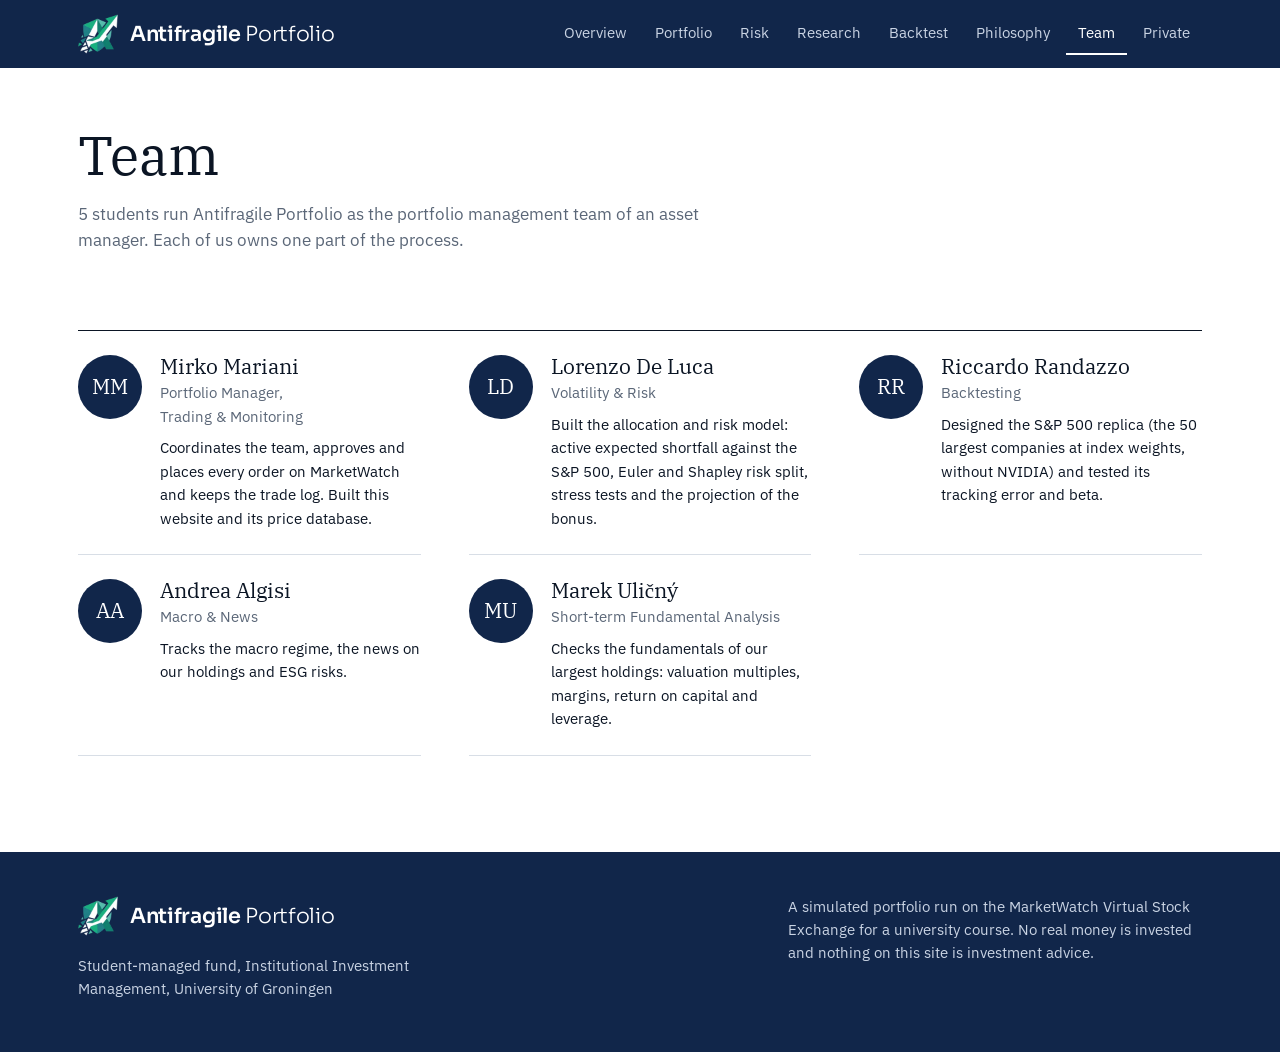
<file: team.html>
<!doctype html>
<html lang="en">
<head>
<meta charset="utf-8">
<meta name="viewport" content="width=device-width, initial-scale=1">
<link rel="stylesheet" href="assets/css/site.css?v=10">
<link rel="preload" href="config/fund.json" as="fetch" crossorigin>
<link rel="preload" href="assets/fonts/ibm-plex-sans-latin-400-normal.woff2" as="font" type="font/woff2" crossorigin>
<link rel="preload" href="assets/fonts/ibm-plex-serif-latin-400-normal.woff2" as="font" type="font/woff2" crossorigin>
<link rel="icon" type="image/png" sizes="32x32" href="assets/img/favicon-32.png">
<link rel="icon" type="image/png" sizes="192x192" href="assets/img/favicon-192.png">
<link rel="apple-touch-icon" href="assets/img/apple-touch-icon.png">
<title>Team</title>
</head>
<body>
<main>
  <div class="page-head wrap">
    <h1>Team</h1>
    <p id="team-intro"></p>
  </div>
  <section class="block wrap"><div class="team" id="team"></div></section>
</main>
<script defer src="assets/js/app.js?v=5"></script>
<script defer src="assets/js/team.js?v=5"></script>
</body>
</html>
</file>
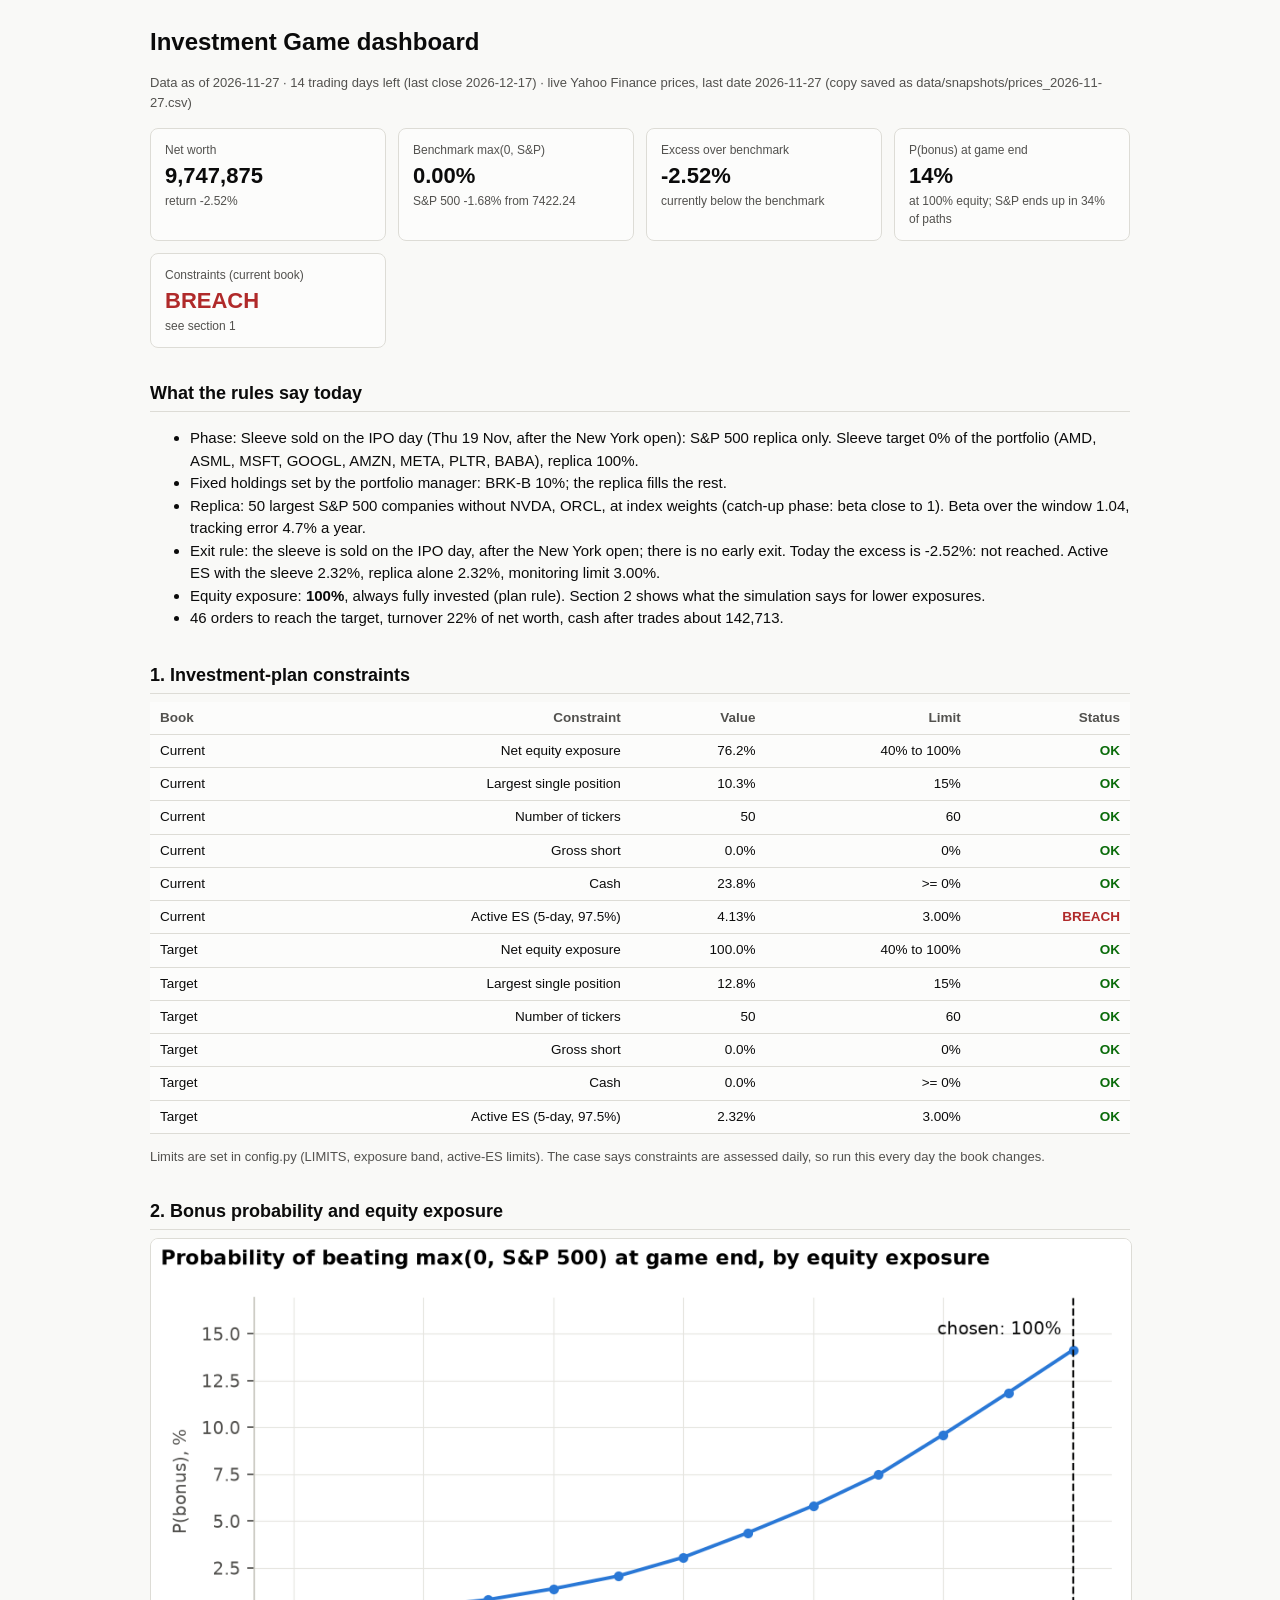
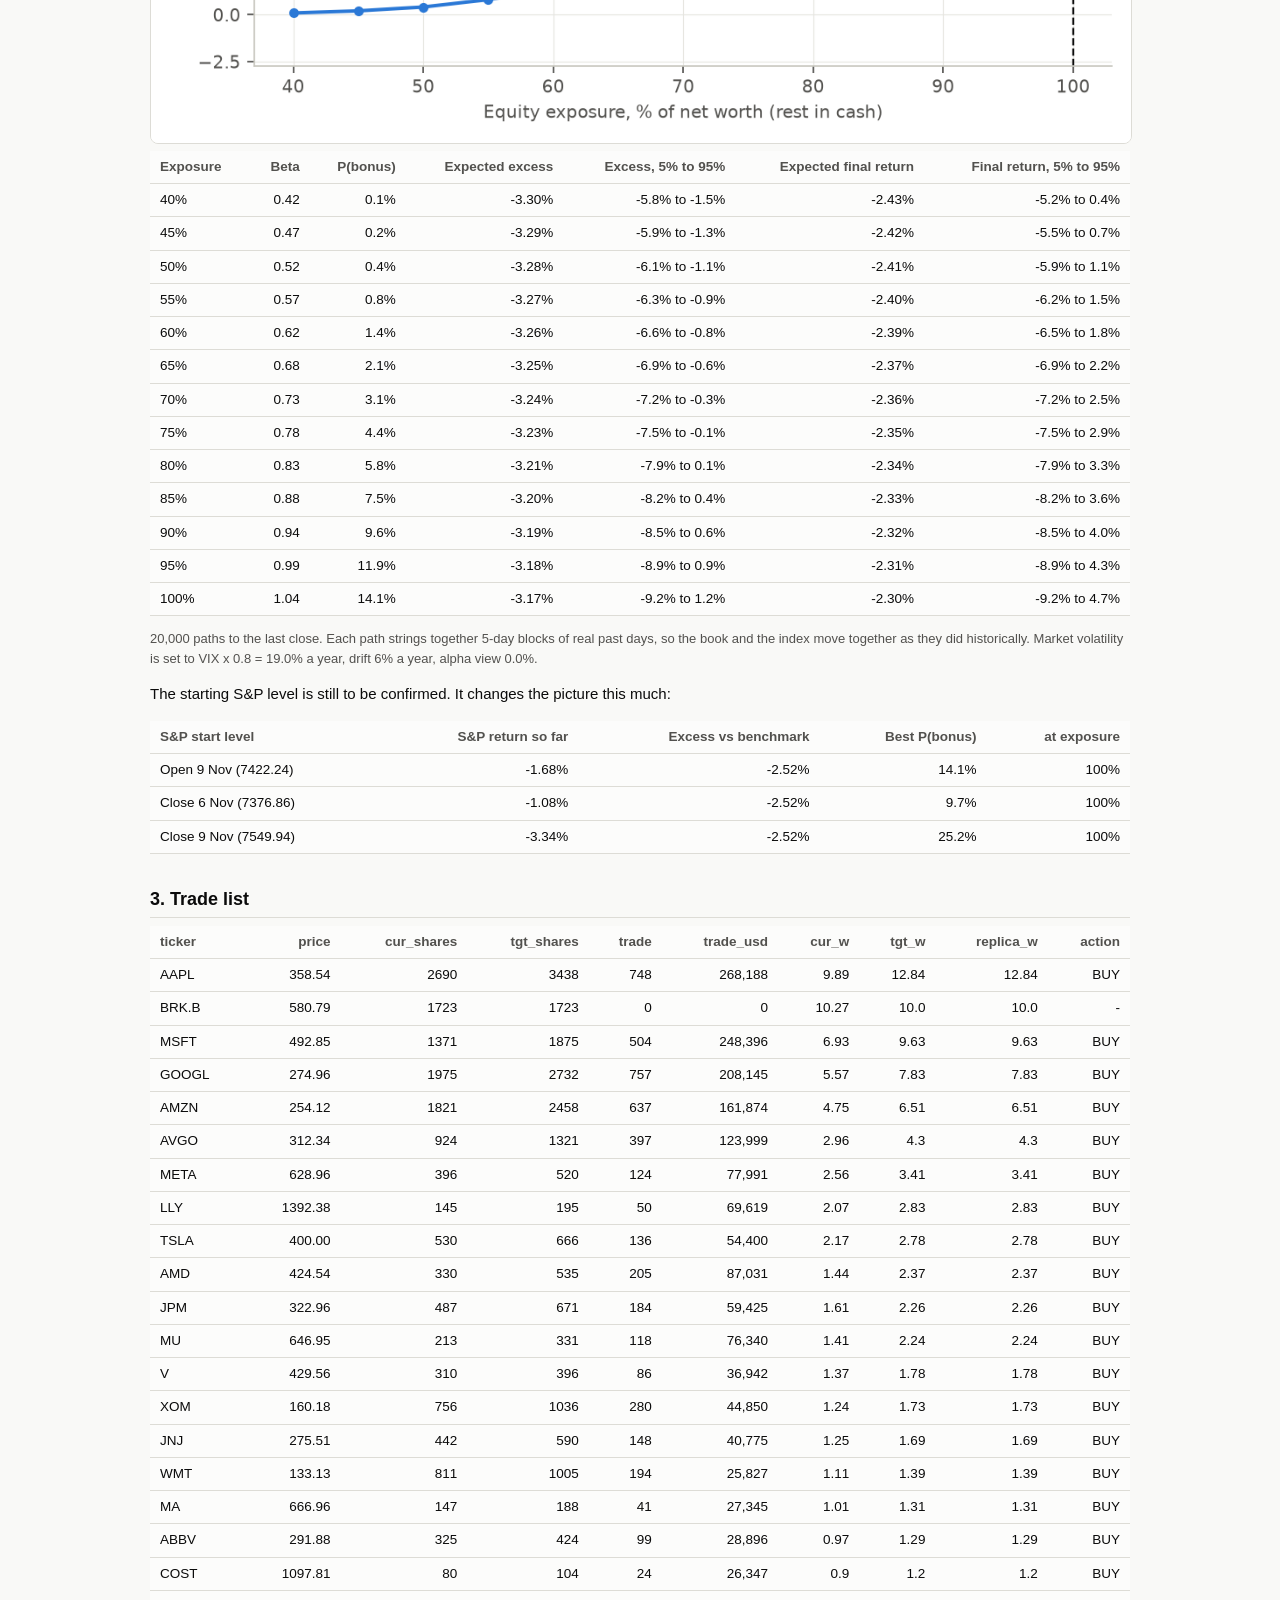
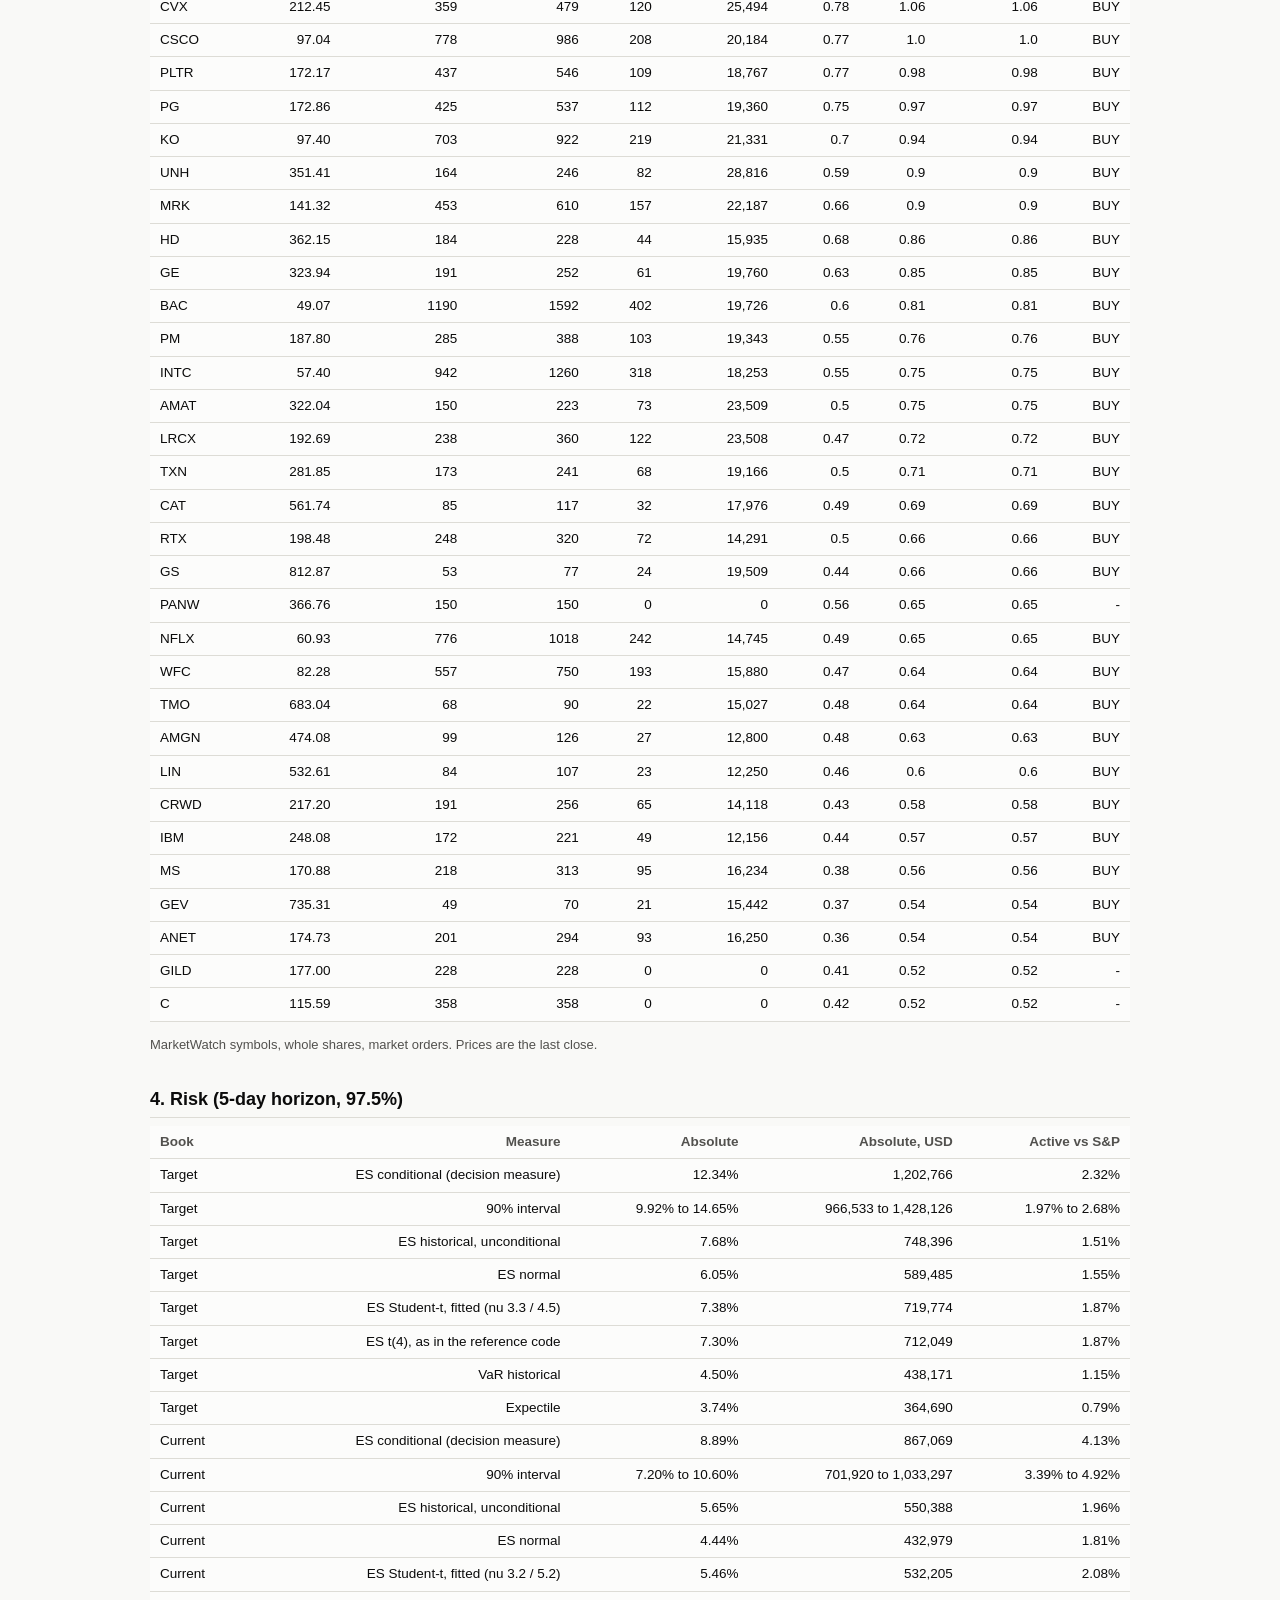
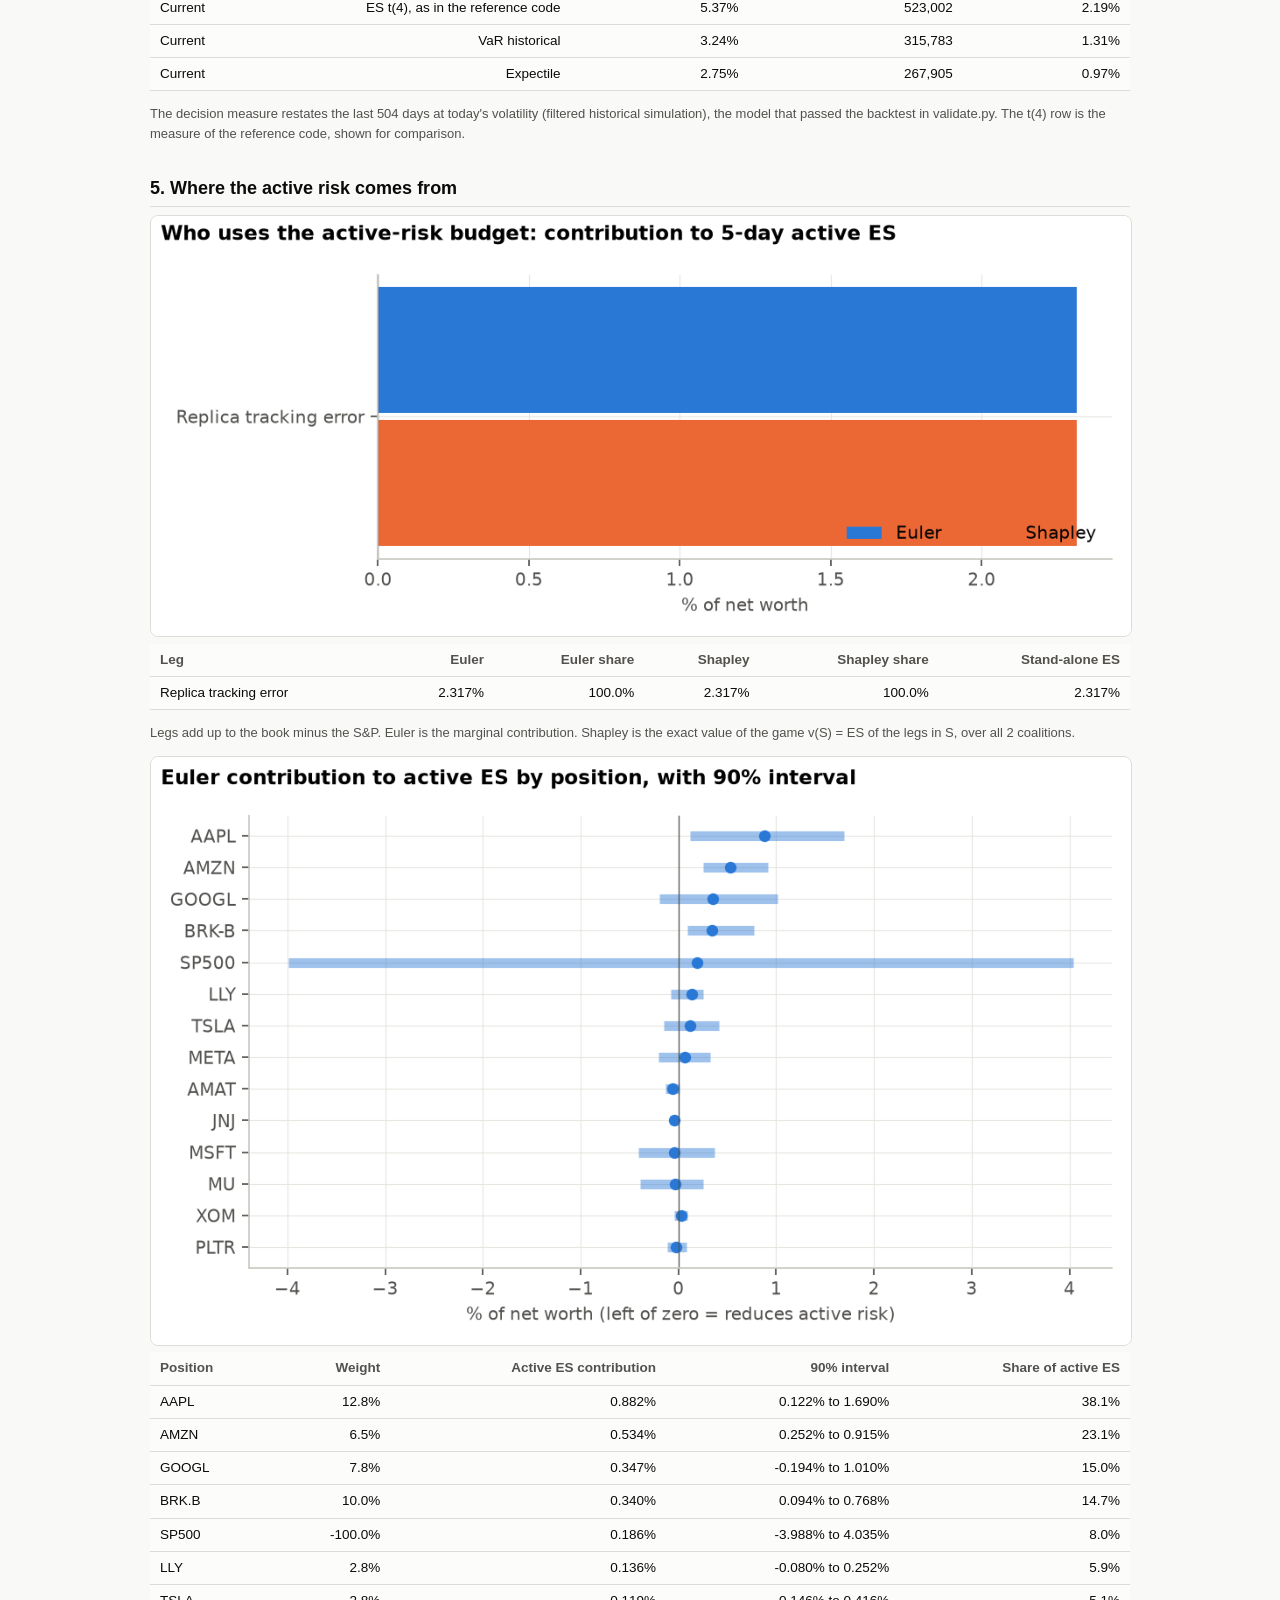
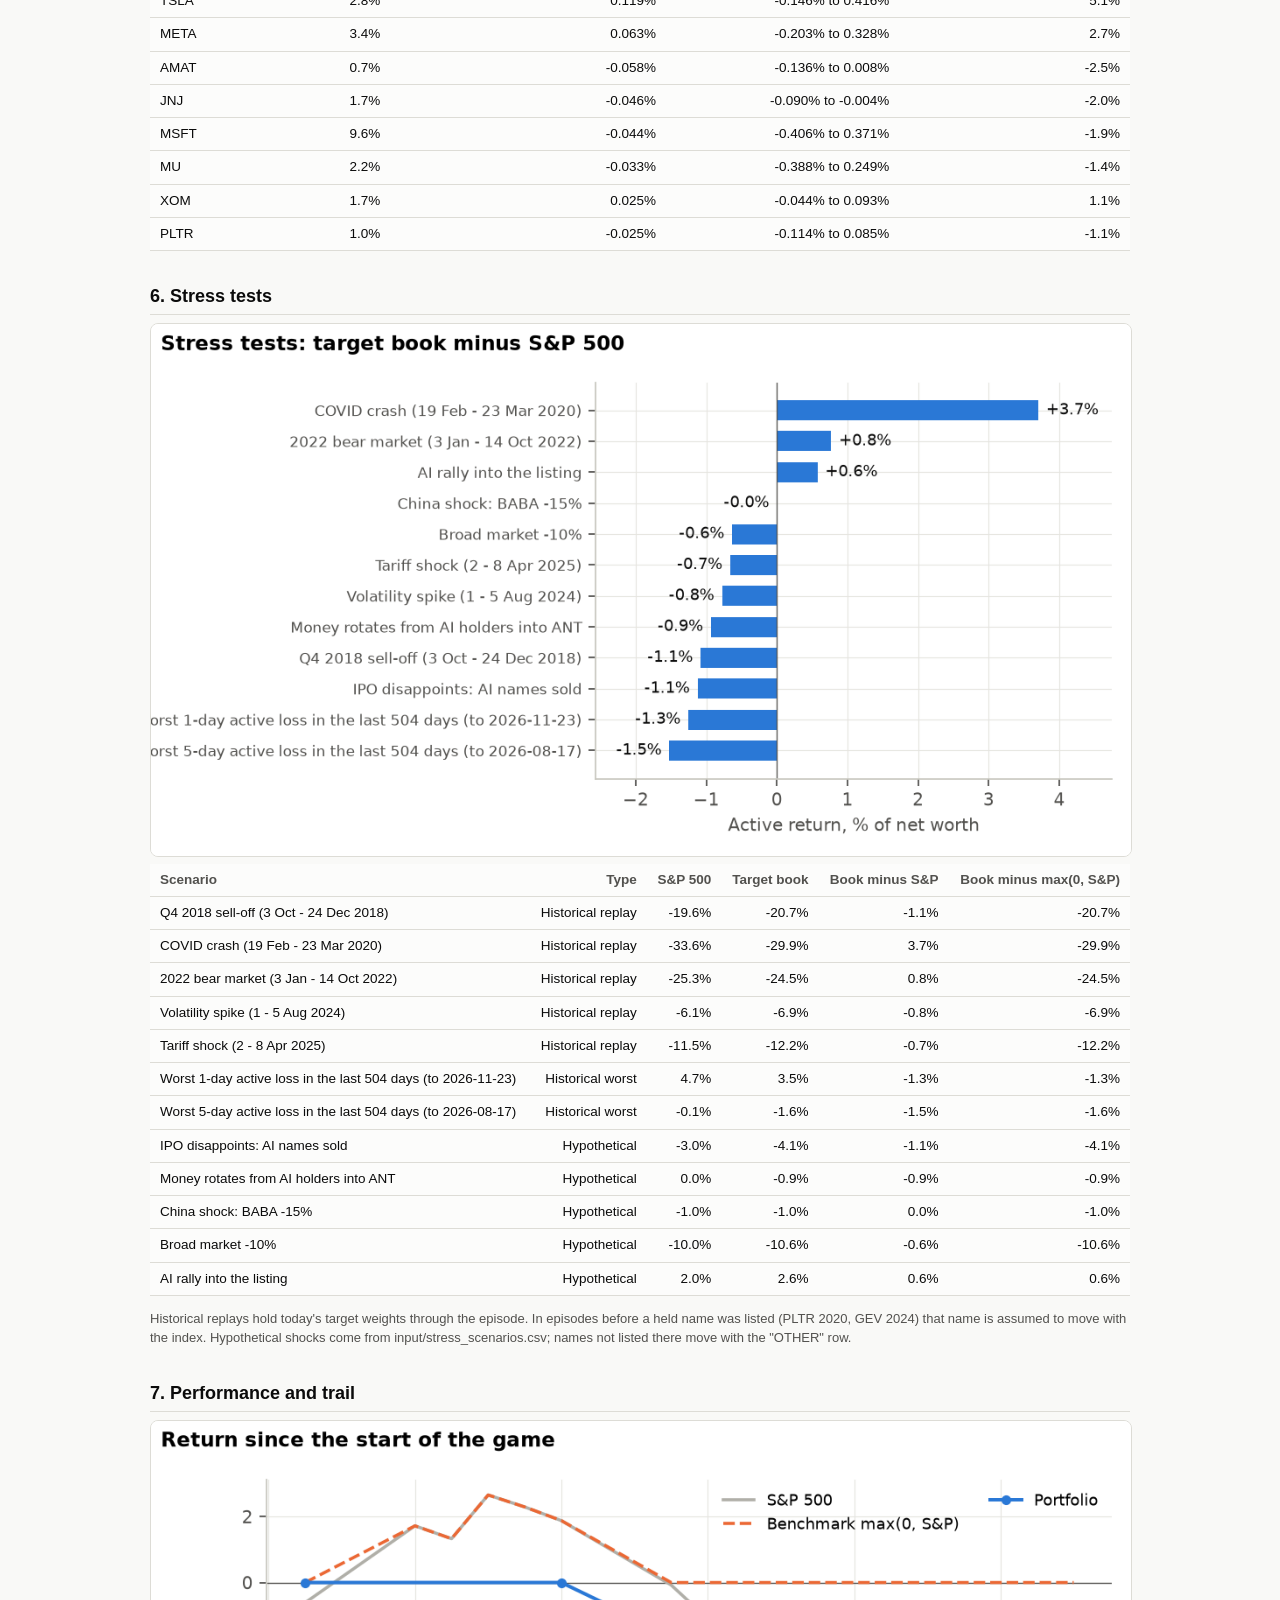
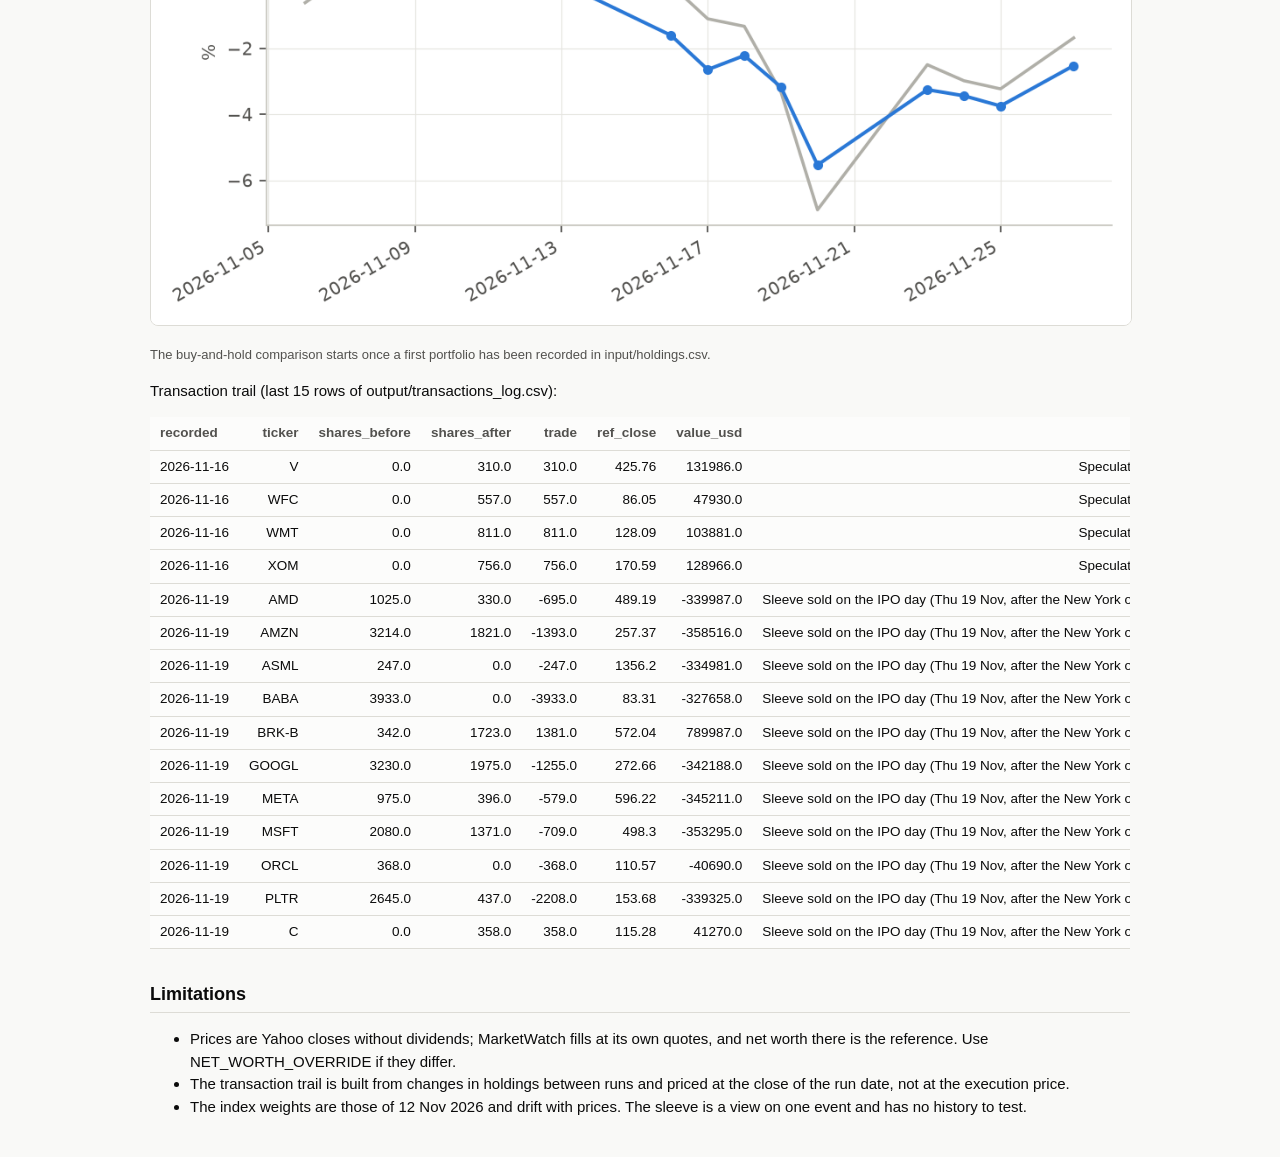
<file: data/igfinal/dashboard.html>
<!doctype html><html lang="en"><head><meta charset="utf-8"><meta name="viewport" content="width=device-width,initial-scale=1"><title>Investment Game 2026-11-27</title><style>
:root{--bg:#f9f9f7;--card:#fcfcfb;--ink:#0b0b0b;--ink2:#52514e;--line:#dddcd6;--ok:#0a6b0a;--warn:#8a5a00;--bad:#b02a2a}
@media (prefers-color-scheme:dark){:root{--bg:#0d0d0d;--card:#1a1a19;--ink:#f0efec;--ink2:#c3c2b7;--line:#383835;--ok:#4cc24c;--warn:#fab219;--bad:#ef7a7a}}
body{background:var(--bg);color:var(--ink);font:15px/1.5 -apple-system,Segoe UI,Helvetica,Arial,sans-serif;margin:0;padding:24px 16px}
main{max-width:980px;margin:0 auto}h1{font-size:24px;margin:0 0 4px}h2{font-size:18px;margin:32px 0 8px;border-bottom:1px solid var(--line);padding-bottom:4px}
p,li{color:var(--ink)}.meta{color:var(--ink2);font-size:13px}.tiles{display:grid;grid-template-columns:repeat(auto-fit,minmax(200px,1fr));gap:12px;margin:16px 0}
.tile{background:var(--card);border:1px solid var(--line);border-radius:8px;padding:12px 14px}.tile .k{color:var(--ink2);font-size:12px}.tile .v{font-size:22px;font-weight:600}
.tile .s{font-size:12px;color:var(--ink2)}.tw{overflow-x:auto}table{border-collapse:collapse;width:100%;background:var(--card);font-size:13.5px;font-variant-numeric:tabular-nums}
th,td{padding:6px 10px;border-bottom:1px solid var(--line);text-align:right;white-space:nowrap}th:first-child,td:first-child{text-align:left}
th{color:var(--ink2);font-weight:600}img{max-width:100%;background:#fff;border:1px solid var(--line);border-radius:8px}
.OK{color:var(--ok);font-weight:700}.WARNING{color:var(--warn);font-weight:700}.BREACH{color:var(--bad);font-weight:700}.note{color:var(--ink2);font-size:13px}
</style></head><body><main><h1>Investment Game dashboard</h1><p class="meta">Data as of 2026-11-27 &middot; 14 trading days left (last close 2026-12-17) &middot; live Yahoo Finance prices, last date 2026-11-27 (copy saved as data/snapshots/prices_2026-11-27.csv)</p><div class="tiles"><div class="tile"><div class="k">Net worth</div><div class="v">9,747,875</div><div class="s">return -2.52%</div></div><div class="tile"><div class="k">Benchmark max(0, S&P)</div><div class="v">0.00%</div><div class="s">S&P 500 -1.68% from 7422.24</div></div><div class="tile"><div class="k">Excess over benchmark</div><div class="v">-2.52%</div><div class="s">currently below the benchmark</div></div><div class="tile"><div class="k">P(bonus) at game end</div><div class="v">14%</div><div class="s">at 100% equity; S&P ends up in 34% of paths</div></div><div class="tile"><div class="k">Constraints (current book)</div><div class="v"><span class="BREACH">BREACH</span></div><div class="s">see section 1</div></div></div><h2>What the rules say today</h2><ul><li>Phase: Sleeve sold on the IPO day (Thu 19 Nov, after the New York open): S&amp;P 500 replica only. Sleeve target 0% of the portfolio (AMD, ASML, MSFT, GOOGL, AMZN, META, PLTR, BABA), replica 100%.</li><li>Fixed holdings set by the portfolio manager: BRK-B 10%; the replica fills the rest.</li><li>Replica: 50 largest S&amp;P 500 companies without NVDA, ORCL, at index weights (catch-up phase: beta close to 1). Beta over the window 1.04, tracking error 4.7% a year.</li><li>Exit rule: the sleeve is sold on the IPO day, after the New York open; there is no early exit. Today the excess is -2.52%: not reached. Active ES with the sleeve 2.32%, replica alone 2.32%, monitoring limit 3.00%.</li><li>Equity exposure: <b>100%</b>, always fully invested (plan rule). Section 2 shows what the simulation says for lower exposures.</li><li>46 orders to reach the target, turnover 22% of net worth, cash after trades about 142,713.</li></ul><h2>1. Investment-plan constraints</h2><div class="tw"><table><thead><tr><th>Book</th><th>Constraint</th><th>Value</th><th>Limit</th><th>Status</th></tr></thead><tbody><tr><td>Current</td><td>Net equity exposure</td><td>76.2%</td><td>40% to 100%</td><td class="OK">OK</td></tr>
<tr><td>Current</td><td>Largest single position</td><td>10.3%</td><td>15%</td><td class="OK">OK</td></tr>
<tr><td>Current</td><td>Number of tickers</td><td>50</td><td>60</td><td class="OK">OK</td></tr>
<tr><td>Current</td><td>Gross short</td><td>0.0%</td><td>0%</td><td class="OK">OK</td></tr>
<tr><td>Current</td><td>Cash</td><td>23.8%</td><td>&gt;= 0%</td><td class="OK">OK</td></tr>
<tr><td>Current</td><td>Active ES (5-day, 97.5%)</td><td>4.13%</td><td>3.00%</td><td class="BREACH">BREACH</td></tr>
<tr><td>Target</td><td>Net equity exposure</td><td>100.0%</td><td>40% to 100%</td><td class="OK">OK</td></tr>
<tr><td>Target</td><td>Largest single position</td><td>12.8%</td><td>15%</td><td class="OK">OK</td></tr>
<tr><td>Target</td><td>Number of tickers</td><td>50</td><td>60</td><td class="OK">OK</td></tr>
<tr><td>Target</td><td>Gross short</td><td>0.0%</td><td>0%</td><td class="OK">OK</td></tr>
<tr><td>Target</td><td>Cash</td><td>0.0%</td><td>&gt;= 0%</td><td class="OK">OK</td></tr>
<tr><td>Target</td><td>Active ES (5-day, 97.5%)</td><td>2.32%</td><td>3.00%</td><td class="OK">OK</td></tr></tbody></table></div><p class="note">Limits are set in config.py (LIMITS, exposure band, active-ES limits). The case says constraints are assessed daily, so run this every day the book changes.</p><h2>2. Bonus probability and equity exposure</h2><img src="fig_pbonus.png" alt="Bonus probability by equity exposure"><div class="tw"><table><thead><tr><th>Exposure</th><th>Beta</th><th>P(bonus)</th><th>Expected excess</th><th>Excess, 5% to 95%</th><th>Expected final return</th><th>Final return, 5% to 95%</th></tr></thead><tbody><tr><td>40%</td><td>0.42</td><td>0.1%</td><td>-3.30%</td><td>-5.8% to -1.5%</td><td>-2.43%</td><td>-5.2% to 0.4%</td></tr>
<tr><td>45%</td><td>0.47</td><td>0.2%</td><td>-3.29%</td><td>-5.9% to -1.3%</td><td>-2.42%</td><td>-5.5% to 0.7%</td></tr>
<tr><td>50%</td><td>0.52</td><td>0.4%</td><td>-3.28%</td><td>-6.1% to -1.1%</td><td>-2.41%</td><td>-5.9% to 1.1%</td></tr>
<tr><td>55%</td><td>0.57</td><td>0.8%</td><td>-3.27%</td><td>-6.3% to -0.9%</td><td>-2.40%</td><td>-6.2% to 1.5%</td></tr>
<tr><td>60%</td><td>0.62</td><td>1.4%</td><td>-3.26%</td><td>-6.6% to -0.8%</td><td>-2.39%</td><td>-6.5% to 1.8%</td></tr>
<tr><td>65%</td><td>0.68</td><td>2.1%</td><td>-3.25%</td><td>-6.9% to -0.6%</td><td>-2.37%</td><td>-6.9% to 2.2%</td></tr>
<tr><td>70%</td><td>0.73</td><td>3.1%</td><td>-3.24%</td><td>-7.2% to -0.3%</td><td>-2.36%</td><td>-7.2% to 2.5%</td></tr>
<tr><td>75%</td><td>0.78</td><td>4.4%</td><td>-3.23%</td><td>-7.5% to -0.1%</td><td>-2.35%</td><td>-7.5% to 2.9%</td></tr>
<tr><td>80%</td><td>0.83</td><td>5.8%</td><td>-3.21%</td><td>-7.9% to 0.1%</td><td>-2.34%</td><td>-7.9% to 3.3%</td></tr>
<tr><td>85%</td><td>0.88</td><td>7.5%</td><td>-3.20%</td><td>-8.2% to 0.4%</td><td>-2.33%</td><td>-8.2% to 3.6%</td></tr>
<tr><td>90%</td><td>0.94</td><td>9.6%</td><td>-3.19%</td><td>-8.5% to 0.6%</td><td>-2.32%</td><td>-8.5% to 4.0%</td></tr>
<tr><td>95%</td><td>0.99</td><td>11.9%</td><td>-3.18%</td><td>-8.9% to 0.9%</td><td>-2.31%</td><td>-8.9% to 4.3%</td></tr>
<tr><td>100%</td><td>1.04</td><td>14.1%</td><td>-3.17%</td><td>-9.2% to 1.2%</td><td>-2.30%</td><td>-9.2% to 4.7%</td></tr></tbody></table></div><p class="note">20,000 paths to the last close. Each path strings together 5-day blocks of real past days, so the book and the index move together as they did historically. Market volatility is set to VIX x 0.8 = 19.0% a year, drift 6% a year, alpha view 0.0%.</p><p>The starting S&amp;P level is still to be confirmed. It changes the picture this much:</p><div class="tw"><table><thead><tr><th>S&amp;P start level</th><th>S&amp;P return so far</th><th>Excess vs benchmark</th><th>Best P(bonus)</th><th>at exposure</th></tr></thead><tbody><tr><td>Open 9 Nov (7422.24)</td><td>-1.68%</td><td>-2.52%</td><td>14.1%</td><td>100%</td></tr>
<tr><td>Close 6 Nov (7376.86)</td><td>-1.08%</td><td>-2.52%</td><td>9.7%</td><td>100%</td></tr>
<tr><td>Close 9 Nov (7549.94)</td><td>-3.34%</td><td>-2.52%</td><td>25.2%</td><td>100%</td></tr></tbody></table></div><h2>3. Trade list</h2><div class="tw"><table><thead><tr><th>ticker</th><th>price</th><th>cur_shares</th><th>tgt_shares</th><th>trade</th><th>trade_usd</th><th>cur_w</th><th>tgt_w</th><th>replica_w</th><th>action</th></tr></thead><tbody><tr><td>AAPL</td><td>358.54</td><td>2690</td><td>3438</td><td>748</td><td>268,188</td><td>9.89</td><td>12.84</td><td>12.84</td><td>BUY</td></tr>
<tr><td>BRK.B</td><td>580.79</td><td>1723</td><td>1723</td><td>0</td><td>0</td><td>10.27</td><td>10.0</td><td>10.0</td><td>-</td></tr>
<tr><td>MSFT</td><td>492.85</td><td>1371</td><td>1875</td><td>504</td><td>248,396</td><td>6.93</td><td>9.63</td><td>9.63</td><td>BUY</td></tr>
<tr><td>GOOGL</td><td>274.96</td><td>1975</td><td>2732</td><td>757</td><td>208,145</td><td>5.57</td><td>7.83</td><td>7.83</td><td>BUY</td></tr>
<tr><td>AMZN</td><td>254.12</td><td>1821</td><td>2458</td><td>637</td><td>161,874</td><td>4.75</td><td>6.51</td><td>6.51</td><td>BUY</td></tr>
<tr><td>AVGO</td><td>312.34</td><td>924</td><td>1321</td><td>397</td><td>123,999</td><td>2.96</td><td>4.3</td><td>4.3</td><td>BUY</td></tr>
<tr><td>META</td><td>628.96</td><td>396</td><td>520</td><td>124</td><td>77,991</td><td>2.56</td><td>3.41</td><td>3.41</td><td>BUY</td></tr>
<tr><td>LLY</td><td>1392.38</td><td>145</td><td>195</td><td>50</td><td>69,619</td><td>2.07</td><td>2.83</td><td>2.83</td><td>BUY</td></tr>
<tr><td>TSLA</td><td>400.00</td><td>530</td><td>666</td><td>136</td><td>54,400</td><td>2.17</td><td>2.78</td><td>2.78</td><td>BUY</td></tr>
<tr><td>AMD</td><td>424.54</td><td>330</td><td>535</td><td>205</td><td>87,031</td><td>1.44</td><td>2.37</td><td>2.37</td><td>BUY</td></tr>
<tr><td>JPM</td><td>322.96</td><td>487</td><td>671</td><td>184</td><td>59,425</td><td>1.61</td><td>2.26</td><td>2.26</td><td>BUY</td></tr>
<tr><td>MU</td><td>646.95</td><td>213</td><td>331</td><td>118</td><td>76,340</td><td>1.41</td><td>2.24</td><td>2.24</td><td>BUY</td></tr>
<tr><td>V</td><td>429.56</td><td>310</td><td>396</td><td>86</td><td>36,942</td><td>1.37</td><td>1.78</td><td>1.78</td><td>BUY</td></tr>
<tr><td>XOM</td><td>160.18</td><td>756</td><td>1036</td><td>280</td><td>44,850</td><td>1.24</td><td>1.73</td><td>1.73</td><td>BUY</td></tr>
<tr><td>JNJ</td><td>275.51</td><td>442</td><td>590</td><td>148</td><td>40,775</td><td>1.25</td><td>1.69</td><td>1.69</td><td>BUY</td></tr>
<tr><td>WMT</td><td>133.13</td><td>811</td><td>1005</td><td>194</td><td>25,827</td><td>1.11</td><td>1.39</td><td>1.39</td><td>BUY</td></tr>
<tr><td>MA</td><td>666.96</td><td>147</td><td>188</td><td>41</td><td>27,345</td><td>1.01</td><td>1.31</td><td>1.31</td><td>BUY</td></tr>
<tr><td>ABBV</td><td>291.88</td><td>325</td><td>424</td><td>99</td><td>28,896</td><td>0.97</td><td>1.29</td><td>1.29</td><td>BUY</td></tr>
<tr><td>COST</td><td>1097.81</td><td>80</td><td>104</td><td>24</td><td>26,347</td><td>0.9</td><td>1.2</td><td>1.2</td><td>BUY</td></tr>
<tr><td>CVX</td><td>212.45</td><td>359</td><td>479</td><td>120</td><td>25,494</td><td>0.78</td><td>1.06</td><td>1.06</td><td>BUY</td></tr>
<tr><td>CSCO</td><td>97.04</td><td>778</td><td>986</td><td>208</td><td>20,184</td><td>0.77</td><td>1.0</td><td>1.0</td><td>BUY</td></tr>
<tr><td>PLTR</td><td>172.17</td><td>437</td><td>546</td><td>109</td><td>18,767</td><td>0.77</td><td>0.98</td><td>0.98</td><td>BUY</td></tr>
<tr><td>PG</td><td>172.86</td><td>425</td><td>537</td><td>112</td><td>19,360</td><td>0.75</td><td>0.97</td><td>0.97</td><td>BUY</td></tr>
<tr><td>KO</td><td>97.40</td><td>703</td><td>922</td><td>219</td><td>21,331</td><td>0.7</td><td>0.94</td><td>0.94</td><td>BUY</td></tr>
<tr><td>UNH</td><td>351.41</td><td>164</td><td>246</td><td>82</td><td>28,816</td><td>0.59</td><td>0.9</td><td>0.9</td><td>BUY</td></tr>
<tr><td>MRK</td><td>141.32</td><td>453</td><td>610</td><td>157</td><td>22,187</td><td>0.66</td><td>0.9</td><td>0.9</td><td>BUY</td></tr>
<tr><td>HD</td><td>362.15</td><td>184</td><td>228</td><td>44</td><td>15,935</td><td>0.68</td><td>0.86</td><td>0.86</td><td>BUY</td></tr>
<tr><td>GE</td><td>323.94</td><td>191</td><td>252</td><td>61</td><td>19,760</td><td>0.63</td><td>0.85</td><td>0.85</td><td>BUY</td></tr>
<tr><td>BAC</td><td>49.07</td><td>1190</td><td>1592</td><td>402</td><td>19,726</td><td>0.6</td><td>0.81</td><td>0.81</td><td>BUY</td></tr>
<tr><td>PM</td><td>187.80</td><td>285</td><td>388</td><td>103</td><td>19,343</td><td>0.55</td><td>0.76</td><td>0.76</td><td>BUY</td></tr>
<tr><td>INTC</td><td>57.40</td><td>942</td><td>1260</td><td>318</td><td>18,253</td><td>0.55</td><td>0.75</td><td>0.75</td><td>BUY</td></tr>
<tr><td>AMAT</td><td>322.04</td><td>150</td><td>223</td><td>73</td><td>23,509</td><td>0.5</td><td>0.75</td><td>0.75</td><td>BUY</td></tr>
<tr><td>LRCX</td><td>192.69</td><td>238</td><td>360</td><td>122</td><td>23,508</td><td>0.47</td><td>0.72</td><td>0.72</td><td>BUY</td></tr>
<tr><td>TXN</td><td>281.85</td><td>173</td><td>241</td><td>68</td><td>19,166</td><td>0.5</td><td>0.71</td><td>0.71</td><td>BUY</td></tr>
<tr><td>CAT</td><td>561.74</td><td>85</td><td>117</td><td>32</td><td>17,976</td><td>0.49</td><td>0.69</td><td>0.69</td><td>BUY</td></tr>
<tr><td>RTX</td><td>198.48</td><td>248</td><td>320</td><td>72</td><td>14,291</td><td>0.5</td><td>0.66</td><td>0.66</td><td>BUY</td></tr>
<tr><td>GS</td><td>812.87</td><td>53</td><td>77</td><td>24</td><td>19,509</td><td>0.44</td><td>0.66</td><td>0.66</td><td>BUY</td></tr>
<tr><td>PANW</td><td>366.76</td><td>150</td><td>150</td><td>0</td><td>0</td><td>0.56</td><td>0.65</td><td>0.65</td><td>-</td></tr>
<tr><td>NFLX</td><td>60.93</td><td>776</td><td>1018</td><td>242</td><td>14,745</td><td>0.49</td><td>0.65</td><td>0.65</td><td>BUY</td></tr>
<tr><td>WFC</td><td>82.28</td><td>557</td><td>750</td><td>193</td><td>15,880</td><td>0.47</td><td>0.64</td><td>0.64</td><td>BUY</td></tr>
<tr><td>TMO</td><td>683.04</td><td>68</td><td>90</td><td>22</td><td>15,027</td><td>0.48</td><td>0.64</td><td>0.64</td><td>BUY</td></tr>
<tr><td>AMGN</td><td>474.08</td><td>99</td><td>126</td><td>27</td><td>12,800</td><td>0.48</td><td>0.63</td><td>0.63</td><td>BUY</td></tr>
<tr><td>LIN</td><td>532.61</td><td>84</td><td>107</td><td>23</td><td>12,250</td><td>0.46</td><td>0.6</td><td>0.6</td><td>BUY</td></tr>
<tr><td>CRWD</td><td>217.20</td><td>191</td><td>256</td><td>65</td><td>14,118</td><td>0.43</td><td>0.58</td><td>0.58</td><td>BUY</td></tr>
<tr><td>IBM</td><td>248.08</td><td>172</td><td>221</td><td>49</td><td>12,156</td><td>0.44</td><td>0.57</td><td>0.57</td><td>BUY</td></tr>
<tr><td>MS</td><td>170.88</td><td>218</td><td>313</td><td>95</td><td>16,234</td><td>0.38</td><td>0.56</td><td>0.56</td><td>BUY</td></tr>
<tr><td>GEV</td><td>735.31</td><td>49</td><td>70</td><td>21</td><td>15,442</td><td>0.37</td><td>0.54</td><td>0.54</td><td>BUY</td></tr>
<tr><td>ANET</td><td>174.73</td><td>201</td><td>294</td><td>93</td><td>16,250</td><td>0.36</td><td>0.54</td><td>0.54</td><td>BUY</td></tr>
<tr><td>GILD</td><td>177.00</td><td>228</td><td>228</td><td>0</td><td>0</td><td>0.41</td><td>0.52</td><td>0.52</td><td>-</td></tr>
<tr><td>C</td><td>115.59</td><td>358</td><td>358</td><td>0</td><td>0</td><td>0.42</td><td>0.52</td><td>0.52</td><td>-</td></tr></tbody></table></div><p class="note">MarketWatch symbols, whole shares, market orders. Prices are the last close.</p><h2>4. Risk (5-day horizon, 97.5%)</h2><div class="tw"><table><thead><tr><th>Book</th><th>Measure</th><th>Absolute</th><th>Absolute, USD</th><th>Active vs S&amp;P</th></tr></thead><tbody><tr><td>Target</td><td>ES conditional (decision measure)</td><td>12.34%</td><td>1,202,766</td><td>2.32%</td></tr>
<tr><td>Target</td><td>  90% interval</td><td>9.92% to 14.65%</td><td>966,533 to 1,428,126</td><td>1.97% to 2.68%</td></tr>
<tr><td>Target</td><td>ES historical, unconditional</td><td>7.68%</td><td>748,396</td><td>1.51%</td></tr>
<tr><td>Target</td><td>ES normal</td><td>6.05%</td><td>589,485</td><td>1.55%</td></tr>
<tr><td>Target</td><td>ES Student-t, fitted (nu 3.3 / 4.5)</td><td>7.38%</td><td>719,774</td><td>1.87%</td></tr>
<tr><td>Target</td><td>ES t(4), as in the reference code</td><td>7.30%</td><td>712,049</td><td>1.87%</td></tr>
<tr><td>Target</td><td>VaR historical</td><td>4.50%</td><td>438,171</td><td>1.15%</td></tr>
<tr><td>Target</td><td>Expectile</td><td>3.74%</td><td>364,690</td><td>0.79%</td></tr>
<tr><td>Current</td><td>ES conditional (decision measure)</td><td>8.89%</td><td>867,069</td><td>4.13%</td></tr>
<tr><td>Current</td><td>  90% interval</td><td>7.20% to 10.60%</td><td>701,920 to 1,033,297</td><td>3.39% to 4.92%</td></tr>
<tr><td>Current</td><td>ES historical, unconditional</td><td>5.65%</td><td>550,388</td><td>1.96%</td></tr>
<tr><td>Current</td><td>ES normal</td><td>4.44%</td><td>432,979</td><td>1.81%</td></tr>
<tr><td>Current</td><td>ES Student-t, fitted (nu 3.2 / 5.2)</td><td>5.46%</td><td>532,205</td><td>2.08%</td></tr>
<tr><td>Current</td><td>ES t(4), as in the reference code</td><td>5.37%</td><td>523,002</td><td>2.19%</td></tr>
<tr><td>Current</td><td>VaR historical</td><td>3.24%</td><td>315,783</td><td>1.31%</td></tr>
<tr><td>Current</td><td>Expectile</td><td>2.75%</td><td>267,905</td><td>0.97%</td></tr></tbody></table></div><p class="note">The decision measure restates the last 504 days at today's volatility (filtered historical simulation), the model that passed the backtest in validate.py. The t(4) row is the measure of the reference code, shown for comparison.</p><h2>5. Where the active risk comes from</h2><img src="fig_legs.png" alt="Active ES by strategy leg, Euler and Shapley"><div class="tw"><table><thead><tr><th>Leg</th><th>Euler</th><th>Euler share</th><th>Shapley</th><th>Shapley share</th><th>Stand-alone ES</th></tr></thead><tbody><tr><td>Replica tracking error</td><td>2.317%</td><td>100.0%</td><td>2.317%</td><td>100.0%</td><td>2.317%</td></tr></tbody></table></div><p class="note">Legs add up to the book minus the S&amp;P. Euler is the marginal contribution. Shapley is the exact value of the game v(S) = ES of the legs in S, over all 2 coalitions.</p><img src="fig_euler_positions.png" alt="Euler contribution by position"><div class="tw"><table><thead><tr><th>Position</th><th>Weight</th><th>Active ES contribution</th><th>90% interval</th><th>Share of active ES</th></tr></thead><tbody><tr><td>AAPL</td><td>12.8%</td><td>0.882%</td><td>0.122% to 1.690%</td><td>38.1%</td></tr>
<tr><td>AMZN</td><td>6.5%</td><td>0.534%</td><td>0.252% to 0.915%</td><td>23.1%</td></tr>
<tr><td>GOOGL</td><td>7.8%</td><td>0.347%</td><td>-0.194% to 1.010%</td><td>15.0%</td></tr>
<tr><td>BRK.B</td><td>10.0%</td><td>0.340%</td><td>0.094% to 0.768%</td><td>14.7%</td></tr>
<tr><td>SP500</td><td>-100.0%</td><td>0.186%</td><td>-3.988% to 4.035%</td><td>8.0%</td></tr>
<tr><td>LLY</td><td>2.8%</td><td>0.136%</td><td>-0.080% to 0.252%</td><td>5.9%</td></tr>
<tr><td>TSLA</td><td>2.8%</td><td>0.119%</td><td>-0.146% to 0.416%</td><td>5.1%</td></tr>
<tr><td>META</td><td>3.4%</td><td>0.063%</td><td>-0.203% to 0.328%</td><td>2.7%</td></tr>
<tr><td>AMAT</td><td>0.7%</td><td>-0.058%</td><td>-0.136% to 0.008%</td><td>-2.5%</td></tr>
<tr><td>JNJ</td><td>1.7%</td><td>-0.046%</td><td>-0.090% to -0.004%</td><td>-2.0%</td></tr>
<tr><td>MSFT</td><td>9.6%</td><td>-0.044%</td><td>-0.406% to 0.371%</td><td>-1.9%</td></tr>
<tr><td>MU</td><td>2.2%</td><td>-0.033%</td><td>-0.388% to 0.249%</td><td>-1.4%</td></tr>
<tr><td>XOM</td><td>1.7%</td><td>0.025%</td><td>-0.044% to 0.093%</td><td>1.1%</td></tr>
<tr><td>PLTR</td><td>1.0%</td><td>-0.025%</td><td>-0.114% to 0.085%</td><td>-1.1%</td></tr></tbody></table></div><h2>6. Stress tests</h2><img src="fig_stress.png" alt="Active return in stress scenarios"><div class="tw"><table><thead><tr><th>Scenario</th><th>Type</th><th>S&amp;P 500</th><th>Target book</th><th>Book minus S&amp;P</th><th>Book minus max(0, S&amp;P)</th></tr></thead><tbody><tr><td>Q4 2018 sell-off (3 Oct - 24 Dec 2018)</td><td>Historical replay</td><td>-19.6%</td><td>-20.7%</td><td>-1.1%</td><td>-20.7%</td></tr>
<tr><td>COVID crash (19 Feb - 23 Mar 2020)</td><td>Historical replay</td><td>-33.6%</td><td>-29.9%</td><td>3.7%</td><td>-29.9%</td></tr>
<tr><td>2022 bear market (3 Jan - 14 Oct 2022)</td><td>Historical replay</td><td>-25.3%</td><td>-24.5%</td><td>0.8%</td><td>-24.5%</td></tr>
<tr><td>Volatility spike (1 - 5 Aug 2024)</td><td>Historical replay</td><td>-6.1%</td><td>-6.9%</td><td>-0.8%</td><td>-6.9%</td></tr>
<tr><td>Tariff shock (2 - 8 Apr 2025)</td><td>Historical replay</td><td>-11.5%</td><td>-12.2%</td><td>-0.7%</td><td>-12.2%</td></tr>
<tr><td>Worst 1-day active loss in the last 504 days (to 2026-11-23)</td><td>Historical worst</td><td>4.7%</td><td>3.5%</td><td>-1.3%</td><td>-1.3%</td></tr>
<tr><td>Worst 5-day active loss in the last 504 days (to 2026-08-17)</td><td>Historical worst</td><td>-0.1%</td><td>-1.6%</td><td>-1.5%</td><td>-1.6%</td></tr>
<tr><td>IPO disappoints: AI names sold</td><td>Hypothetical</td><td>-3.0%</td><td>-4.1%</td><td>-1.1%</td><td>-4.1%</td></tr>
<tr><td>Money rotates from AI holders into ANT</td><td>Hypothetical</td><td>0.0%</td><td>-0.9%</td><td>-0.9%</td><td>-0.9%</td></tr>
<tr><td>China shock: BABA -15%</td><td>Hypothetical</td><td>-1.0%</td><td>-1.0%</td><td>0.0%</td><td>-1.0%</td></tr>
<tr><td>Broad market -10%</td><td>Hypothetical</td><td>-10.0%</td><td>-10.6%</td><td>-0.6%</td><td>-10.6%</td></tr>
<tr><td>AI rally into the listing</td><td>Hypothetical</td><td>2.0%</td><td>2.6%</td><td>0.6%</td><td>0.6%</td></tr></tbody></table></div><p class="note">Historical replays hold today's target weights through the episode. In episodes before a held name was listed (PLTR 2020, GEV 2024) that name is assumed to move with the index. Hypothetical shocks come from input/stress_scenarios.csv; names not listed there move with the "OTHER" row.</p><h2>7. Performance and trail</h2><img src="fig_performance.png" alt="Return since the start of the game"><p class="note">The buy-and-hold comparison starts once a first portfolio has been recorded in input/holdings.csv.</p><p>Transaction trail (last 15 rows of output/transactions_log.csv):</p><div class="tw"><table><thead><tr><th>recorded</th><th>ticker</th><th>shares_before</th><th>shares_after</th><th>trade</th><th>ref_close</th><th>value_usd</th><th>phase</th></tr></thead><tbody><tr><td>2026-11-16</td><td>V</td><td>0.0</td><td>310.0</td><td>310.0</td><td>425.76</td><td>131986.0</td><td>Speculative sleeve on, until the IPO</td></tr>
<tr><td>2026-11-16</td><td>WFC</td><td>0.0</td><td>557.0</td><td>557.0</td><td>86.05</td><td>47930.0</td><td>Speculative sleeve on, until the IPO</td></tr>
<tr><td>2026-11-16</td><td>WMT</td><td>0.0</td><td>811.0</td><td>811.0</td><td>128.09</td><td>103881.0</td><td>Speculative sleeve on, until the IPO</td></tr>
<tr><td>2026-11-16</td><td>XOM</td><td>0.0</td><td>756.0</td><td>756.0</td><td>170.59</td><td>128966.0</td><td>Speculative sleeve on, until the IPO</td></tr>
<tr><td>2026-11-19</td><td>AMD</td><td>1025.0</td><td>330.0</td><td>-695.0</td><td>489.19</td><td>-339987.0</td><td>Sleeve sold on the IPO day (Thu 19 Nov, after the New York open): S&amp;P 500 replica only</td></tr>
<tr><td>2026-11-19</td><td>AMZN</td><td>3214.0</td><td>1821.0</td><td>-1393.0</td><td>257.37</td><td>-358516.0</td><td>Sleeve sold on the IPO day (Thu 19 Nov, after the New York open): S&amp;P 500 replica only</td></tr>
<tr><td>2026-11-19</td><td>ASML</td><td>247.0</td><td>0.0</td><td>-247.0</td><td>1356.2</td><td>-334981.0</td><td>Sleeve sold on the IPO day (Thu 19 Nov, after the New York open): S&amp;P 500 replica only</td></tr>
<tr><td>2026-11-19</td><td>BABA</td><td>3933.0</td><td>0.0</td><td>-3933.0</td><td>83.31</td><td>-327658.0</td><td>Sleeve sold on the IPO day (Thu 19 Nov, after the New York open): S&amp;P 500 replica only</td></tr>
<tr><td>2026-11-19</td><td>BRK-B</td><td>342.0</td><td>1723.0</td><td>1381.0</td><td>572.04</td><td>789987.0</td><td>Sleeve sold on the IPO day (Thu 19 Nov, after the New York open): S&amp;P 500 replica only</td></tr>
<tr><td>2026-11-19</td><td>GOOGL</td><td>3230.0</td><td>1975.0</td><td>-1255.0</td><td>272.66</td><td>-342188.0</td><td>Sleeve sold on the IPO day (Thu 19 Nov, after the New York open): S&amp;P 500 replica only</td></tr>
<tr><td>2026-11-19</td><td>META</td><td>975.0</td><td>396.0</td><td>-579.0</td><td>596.22</td><td>-345211.0</td><td>Sleeve sold on the IPO day (Thu 19 Nov, after the New York open): S&amp;P 500 replica only</td></tr>
<tr><td>2026-11-19</td><td>MSFT</td><td>2080.0</td><td>1371.0</td><td>-709.0</td><td>498.3</td><td>-353295.0</td><td>Sleeve sold on the IPO day (Thu 19 Nov, after the New York open): S&amp;P 500 replica only</td></tr>
<tr><td>2026-11-19</td><td>ORCL</td><td>368.0</td><td>0.0</td><td>-368.0</td><td>110.57</td><td>-40690.0</td><td>Sleeve sold on the IPO day (Thu 19 Nov, after the New York open): S&amp;P 500 replica only</td></tr>
<tr><td>2026-11-19</td><td>PLTR</td><td>2645.0</td><td>437.0</td><td>-2208.0</td><td>153.68</td><td>-339325.0</td><td>Sleeve sold on the IPO day (Thu 19 Nov, after the New York open): S&amp;P 500 replica only</td></tr>
<tr><td>2026-11-19</td><td>C</td><td>0.0</td><td>358.0</td><td>358.0</td><td>115.28</td><td>41270.0</td><td>Sleeve sold on the IPO day (Thu 19 Nov, after the New York open): S&amp;P 500 replica only</td></tr></tbody></table></div><h2>Limitations</h2><ul><li>Prices are Yahoo closes without dividends; MarketWatch fills at its own quotes, and net worth there is the reference. Use NET_WORTH_OVERRIDE if they differ.</li><li>The transaction trail is built from changes in holdings between runs and priced at the close of the run date, not at the execution price.</li><li>The index weights are those of 12 Nov 2026 and drift with prices. The sleeve is a view on one event and has no history to test.</li></ul></main></body></html>
</file>
<file: assets/css/site.css>
/* ---------- fonts, served from this site (no request to another server before the first paint) ---------- */
@font-face { font-family: "IBM Plex Sans"; font-style: normal; font-weight: 400; font-display: swap; src: url("../fonts/ibm-plex-sans-latin-400-normal.woff2") format("woff2"); unicode-range: U+0000-00FF,U+0131,U+0152-0153,U+02BB-02BC,U+02C6,U+02DA,U+02DC,U+0304,U+0308,U+0329,U+2000-206F,U+20AC,U+2122,U+2191,U+2193,U+2212,U+2215,U+FEFF,U+FFFD; }
@font-face { font-family: "IBM Plex Sans"; font-style: normal; font-weight: 500; font-display: swap; src: url("../fonts/ibm-plex-sans-latin-500-normal.woff2") format("woff2"); unicode-range: U+0000-00FF,U+0131,U+0152-0153,U+02BB-02BC,U+02C6,U+02DA,U+02DC,U+0304,U+0308,U+0329,U+2000-206F,U+20AC,U+2122,U+2191,U+2193,U+2212,U+2215,U+FEFF,U+FFFD; }
@font-face { font-family: "IBM Plex Sans"; font-style: normal; font-weight: 600; font-display: swap; src: url("../fonts/ibm-plex-sans-latin-600-normal.woff2") format("woff2"); unicode-range: U+0000-00FF,U+0131,U+0152-0153,U+02BB-02BC,U+02C6,U+02DA,U+02DC,U+0304,U+0308,U+0329,U+2000-206F,U+20AC,U+2122,U+2191,U+2193,U+2212,U+2215,U+FEFF,U+FFFD; }
@font-face { font-family: "IBM Plex Serif"; font-style: normal; font-weight: 300; font-display: swap; src: url("../fonts/ibm-plex-serif-latin-300-normal.woff2") format("woff2"); unicode-range: U+0000-00FF,U+0131,U+0152-0153,U+02BB-02BC,U+02C6,U+02DA,U+02DC,U+0304,U+0308,U+0329,U+2000-206F,U+20AC,U+2122,U+2191,U+2193,U+2212,U+2215,U+FEFF,U+FFFD; }
@font-face { font-family: "IBM Plex Serif"; font-style: normal; font-weight: 400; font-display: swap; src: url("../fonts/ibm-plex-serif-latin-400-normal.woff2") format("woff2"); unicode-range: U+0000-00FF,U+0131,U+0152-0153,U+02BB-02BC,U+02C6,U+02DA,U+02DC,U+0304,U+0308,U+0329,U+2000-206F,U+20AC,U+2122,U+2191,U+2193,U+2212,U+2215,U+FEFF,U+FFFD; }
@font-face { font-family: "IBM Plex Serif"; font-style: normal; font-weight: 500; font-display: swap; src: url("../fonts/ibm-plex-serif-latin-500-normal.woff2") format("woff2"); unicode-range: U+0000-00FF,U+0131,U+0152-0153,U+02BB-02BC,U+02C6,U+02DA,U+02DC,U+0304,U+0308,U+0329,U+2000-206F,U+20AC,U+2122,U+2191,U+2193,U+2212,U+2215,U+FEFF,U+FFFD; }
@font-face { font-family: "Sora"; font-style: normal; font-weight: 300; font-display: swap; src: url("../fonts/sora-latin-300-normal.woff2") format("woff2"); unicode-range: U+0000-00FF,U+0131,U+0152-0153,U+02BB-02BC,U+02C6,U+02DA,U+02DC,U+0304,U+0308,U+0329,U+2000-206F,U+20AC,U+2122,U+2191,U+2193,U+2212,U+2215,U+FEFF,U+FFFD; }
@font-face { font-family: "Sora"; font-style: normal; font-weight: 600; font-display: swap; src: url("../fonts/sora-latin-600-normal.woff2") format("woff2"); unicode-range: U+0000-00FF,U+0131,U+0152-0153,U+02BB-02BC,U+02C6,U+02DA,U+02DC,U+0304,U+0308,U+0329,U+2000-206F,U+20AC,U+2122,U+2191,U+2193,U+2212,U+2215,U+FEFF,U+FFFD; }

/* Antifragile Portfolio: site styles.
   White page, near-black type, one dark navy accent, dark bands top and bottom. */
:root {
  --ink: #0B1524;
  --navy: #11264A;
  --paper: #FFFFFF;
  --mist: #F3F5F8;
  --rule: #D8DEE6;
  --muted: #5B6778;
  --up: #17794E;
  --down: #B5342A;
  --warn: #8A5A00;
  --warn-bg: #FFF6DF;
  --breach-bg: #FBECEA;
  --fund: #1F5FB8;
  --bench: #C4741A;
  --serif: "IBM Plex Serif", Georgia, "Times New Roman", serif;
  --sans: "IBM Plex Sans", system-ui, -apple-system, "Segoe UI", sans-serif;
  --brand: "Sora", "IBM Plex Sans", system-ui, sans-serif;
  --wrap: 1180px;
}
*, *::before, *::after { box-sizing: border-box; }
html { -webkit-text-size-adjust: 100%; }
body {
  margin: 0; background: var(--paper); color: var(--ink);
  font: 400 1rem/1.55 var(--sans); font-variant-numeric: tabular-nums lining-nums;
  min-height: 100vh; display: flex; flex-direction: column;
}
main { flex: 1; }
a { color: var(--navy); text-underline-offset: 3px; }
a:hover { text-decoration-thickness: 2px; }
:focus-visible { outline: 2px solid var(--fund); outline-offset: 2px; }
.wrap { width: 100%; max-width: var(--wrap); margin: 0 auto; padding: 0 28px; }
.wrap.wide { max-width: 1440px; }
.nobr { white-space: nowrap; }
.caveat.caveat-full { max-width: none; }
table.data.compact th, table.data.compact td { padding-right: 12px; font-size: 0.88rem; }
table.data.compact td.ticker small { white-space: normal; min-width: 16ch; max-width: 24ch; font-weight: 400; }
h1, h2, h3 { font-family: var(--serif); font-weight: 400; line-height: 1.15; margin: 0; text-wrap: balance; }
h1 { font-size: clamp(2.1rem, 4.6vw, 3.4rem); letter-spacing: -0.015em; }
h2 { font-size: clamp(1.5rem, 2.6vw, 2rem); letter-spacing: -0.01em; }
h3 { font-size: 1.2rem; }
p { margin: 0 0 1em; }
small { font-size: 0.82rem; color: var(--muted); }
.muted { color: var(--muted); }
.up { color: var(--up); } .down { color: var(--down); } .flat { color: var(--muted); }

/* ---------- header / footer bands ---------- */
.site-header { background: var(--navy); color: #fff; }
.header-inner { display: flex; align-items: center; justify-content: space-between; gap: 24px; min-height: 68px; }
.brand { display: inline-flex; align-items: center; gap: 12px; color: #fff; text-decoration: none; }
.brand-logo { width: 40px; height: 40px; display: block; flex: none; }
.brand-name { font: 300 1.3rem/1 var(--brand); letter-spacing: -0.015em; white-space: nowrap; }
.brand-name b { font-weight: 600; }
.site-nav { display: flex; gap: 4px; overflow-x: auto; scrollbar-width: none; }
.site-nav::-webkit-scrollbar { display: none; }
.site-nav a {
  color: #C9D3E3; text-decoration: none; font-size: 0.95rem; padding: 8px 12px; white-space: nowrap;
  border-bottom: 2px solid transparent;
}
.site-nav a:hover { color: #fff; }
.site-nav a[aria-current="page"] { color: #fff; border-bottom-color: #fff; }
.site-nav a:focus-visible, .brand:focus-visible { outline-color: #fff; }
.demo-banner { background: var(--warn-bg); color: #5A3D00; font-size: 0.9rem; padding: 9px 0; border-bottom: 1px solid #F0DFB4; }
.site-footer { background: var(--navy); color: #C9D3E3; margin-top: 96px; padding: 44px 0 52px; font-size: 0.92rem; }
.footer-inner { display: grid; grid-template-columns: 1fr 1fr; gap: 40px; align-items: start; }
.site-footer p { margin: 12px 0 0; max-width: 46ch; }
.site-footer .footer-note { margin-top: 0; justify-self: end; }

/* ---------- page intro ---------- */
.page-head { padding-top: 56px; padding-bottom: 8px; }
.page-head p { color: var(--muted); max-width: 64ch; margin-top: 14px; font-size: 1.06rem; }
.updated { color: var(--muted); font-size: 0.9rem; margin: 14px 0 0; display: flex; align-items: center; gap: 8px; flex-wrap: wrap; }
.dot { width: 8px; height: 8px; border-radius: 50%; display: inline-block; flex: none; }
.dot-ok { background: var(--up); } .dot-warn { background: #D99A00; }
section.block { padding-top: 52px; }
.block-head { display: flex; align-items: end; justify-content: space-between; gap: 16px 24px; flex-wrap: wrap; margin-bottom: 20px; }
.block-head p { margin: 6px 0 0; color: var(--muted); max-width: 70ch; }
.cols-2 { display: grid; grid-template-columns: 1fr 1fr; gap: 56px; }
.cols-3 { display: grid; grid-template-columns: repeat(3, 1fr); gap: 44px; }
.cols-2 > *, .cols-3 > * { min-width: 0; }

/* ---------- home hero: the fund value is the page ---------- */
.hero { padding-top: 64px; padding-bottom: 18px; }
.hero-label { font-size: 1.05rem; color: var(--muted); margin: 0 0 6px; }
.hero-value {
  font: 300 clamp(2.9rem, 14vw, 8.6rem)/0.98 var(--serif); letter-spacing: -0.035em; margin: 0;
  white-space: nowrap; display: flex; align-items: baseline; gap: 0.18em;
}
.hero-ccy { font: 400 0.2em/1 var(--sans); letter-spacing: 0.02em; color: var(--muted); }
.hero-changes { display: flex; flex-wrap: wrap; gap: 6px 40px; margin: 22px 0 0; font-size: 1.18rem; }
.hero-changes b { font-weight: 500; }
.hero-changes span.lbl { color: var(--muted); }

/* ---------- KPI strip ---------- */
.kpis { display: grid; grid-template-columns: repeat(4, 1fr); border-top: 1px solid var(--ink); margin: 40px 0 0; }
.kpi { padding: 18px 20px 20px 0; border-bottom: 1px solid var(--rule); }
.kpi + .kpi { padding-left: 20px; border-left: 1px solid var(--rule); }
.kpi:nth-child(4n+1) { padding-left: 0; border-left: 0; }
.kpi dt { font-size: 0.88rem; color: var(--muted); }
.kpi dd { margin: 4px 0 0; font: 400 1.7rem/1.15 var(--serif); letter-spacing: -0.01em; }
.kpi dd small { display: block; font: 400 0.8rem/1.3 var(--sans); letter-spacing: 0; margin-top: 4px; }
dl { margin: 0; }

/* ---------- chart panel ---------- */
.controls { display: flex; flex-wrap: wrap; gap: 10px 18px; align-items: center; }
.seg { display: inline-flex; border: 1px solid var(--ink); }
.seg button {
  font: 500 0.88rem/1 var(--sans); padding: 8px 14px; background: #fff; color: var(--ink); border: 0; cursor: pointer;
}
.seg button + button { border-left: 1px solid var(--ink); }
.seg button[aria-pressed="true"] { background: var(--ink); color: #fff; }
.check { display: inline-flex; align-items: center; gap: 8px; font-size: 0.9rem; cursor: pointer; }
.check input { width: 16px; height: 16px; accent-color: var(--navy); margin: 0; }
.swatch { width: 14px; height: 3px; display: inline-block; background: var(--bench); }
.chart-readout { min-height: 1.6em; font-size: 0.9rem; color: var(--muted); display: flex; flex-wrap: wrap; gap: 4px 18px; margin-bottom: 6px; }
.chart-readout b { color: var(--ink); font-weight: 500; }
.chart-box { height: 440px; position: relative; }
.chart-sm { height: 280px; position: relative; }
.chart-empty { color: var(--muted); padding: 40px 0; }
.viz { width: 100%; min-height: 200px; }

.trade-readout { min-height: 2.6em; font-size: 0.92rem; margin-top: 10px; }
.trade-readout p { margin: 0 0 6px; max-width: 90ch; }
.rank-list { list-style: none; margin: 0; padding: 0; border-top: 1px solid var(--ink); }
.rank-row { display: grid; grid-template-columns: 2.4em 1fr 5.2em; gap: 14px; align-items: center; padding: 8px 0; border-bottom: 1px solid var(--rule); }
.rank-n { color: var(--muted); font-family: var(--serif); }
.rank-track { position: relative; height: 10px; background: linear-gradient(var(--muted), var(--muted)) center / 1px 100% no-repeat; }
.rank-fill { position: absolute; top: 0; bottom: 0; background: #9AA7BA; border-radius: 2px; }
.rank-v { text-align: right; }
.rank-row.us { font-weight: 600; } .rank-row.us .rank-n { color: var(--ink); } .rank-row.us .rank-fill { background: var(--fund); }
.stress { display: grid; grid-template-columns: minmax(0, 1fr) minmax(0, 1fr); gap: 56px; align-items: start; }
.stress-result { font: 400 clamp(1.8rem, 4vw, 2.6rem)/1.15 var(--serif); margin: 14px 0 4px; }
.stress input[type=range] { width: 100%; accent-color: var(--navy); margin: 18px 0 4px; }
.stress-scale { display: flex; justify-content: space-between; font-size: 0.82rem; color: var(--muted); }
.caveat { font-size: 0.88rem; color: var(--muted); max-width: 78ch; margin: 14px 0 0; }
@media (max-width: 900px) { .stress { grid-template-columns: 1fr; gap: 32px; } }

/* ---------- alerts and rules ---------- */
.alert-list { list-style: none; margin: 0; padding: 0; border-top: 1px solid var(--ink); }
.alert { display: grid; grid-template-columns: auto 1fr; gap: 4px 12px; padding: 14px 0; border-bottom: 1px solid var(--rule); }
.tag { font: 500 0.78rem/1 var(--sans); padding: 5px 8px; align-self: start; white-space: nowrap; display: inline-flex; gap: 6px; align-items: center; }
.tag::before { content: ""; width: 7px; height: 7px; display: inline-block; }
.tag-breach { background: var(--breach-bg); color: #8E241C; } .tag-breach::before { background: var(--down); transform: rotate(45deg); }
.tag-warning { background: var(--warn-bg); color: var(--warn); } .tag-warning::before { background: #D99A00; clip-path: polygon(50% 0, 100% 100%, 0 100%); }
.tag-ok { background: #E8F3EE; color: #125C3B; } .tag-ok::before { background: var(--up); border-radius: 50%; }
.tag-caution { background: var(--warn-bg); color: var(--warn); } .tag-caution::before { background: #D99A00; clip-path: polygon(50% 0, 100% 100%, 0 100%); }
.tag-alert { background: var(--breach-bg); color: #8E241C; } .tag-alert::before { background: var(--down); transform: rotate(45deg); }
.tag-normal { background: #E8F3EE; color: #125C3B; } .tag-normal::before { background: var(--up); border-radius: 50%; }
.alert strong { font-weight: 500; }
.alert p { grid-column: 2; margin: 0; color: var(--muted); font-size: 0.93rem; }
.rules-score { font: 400 1.7rem/1.15 var(--serif); margin: 0 0 14px; }
.rules-score small { font: 400 0.9rem/1.3 var(--sans); display: block; margin-top: 4px; }

/* ---------- ranked bars ---------- */
.bar-list { list-style: none; margin: 0; padding: 0; border-top: 1px solid var(--ink); }
.bar-row { display: grid; grid-template-columns: auto minmax(0, 1.1fr) minmax(60px, 1fr) 4.2em; gap: 14px; align-items: center; padding: 11px 0; border-bottom: 1px solid var(--rule); }
.bar-row:not(:has(.bar-rank)) { grid-template-columns: minmax(0, 1.1fr) minmax(60px, 1fr) 4.2em; }
.bar-rank { font: 400 0.95rem/1 var(--serif); color: var(--muted); width: 1.6em; }
.bar-name { overflow: hidden; text-overflow: ellipsis; white-space: nowrap; }
.bar-name small { margin-left: 8px; }
.cols-3 .bar-name { white-space: normal; }
.bar-track { height: 8px; background: var(--mist); position: relative; border-radius: 0 4px 4px 0; }
.bar-fill { position: absolute; inset: 0 auto 0 0; background: var(--navy); border-radius: 0 4px 4px 0; }
.bar-row.is-cash .bar-fill { background: #9AA7BA; }
.bar-row.is-cash .bar-limit { display: none; }
.bar-limit { position: absolute; top: -4px; bottom: -4px; width: 2px; background: var(--down); }
.bar-value { text-align: right; font-weight: 500; }
.legend-note { font-size: 0.85rem; color: var(--muted); margin: 10px 0 0; display: flex; align-items: center; gap: 8px; }
.legend-note i { width: 2px; height: 14px; background: var(--down); display: inline-block; }

/* ---------- prose from markdown ---------- */
.prose { max-width: 68ch; font-size: 1.05rem; line-height: 1.65; }
.prose h2 { margin: 1.8em 0 0.5em; font-size: 1.6rem; }
.prose h3 { margin: 1.4em 0 0.4em; }
.prose > :first-child { margin-top: 0; }
.prose blockquote { margin: 0 0 1.2em; padding: 10px 16px; background: var(--warn-bg); color: #5A3D00; font-size: 0.95rem; }
.prose blockquote p { margin: 0; }
.prose table { border-collapse: collapse; width: 100%; margin: 1em 0; font-size: 0.95rem; }
.prose th, .prose td { text-align: left; padding: 9px 12px 9px 0; border-bottom: 1px solid var(--rule); }
.prose th { font-weight: 500; border-bottom-color: var(--ink); }
.prose code { font-size: 0.9em; background: var(--mist); padding: 1px 5px; }
.pm-note { font: 400 1.22rem/1.6 var(--serif); max-width: 34em; }
.pm-note p:last-child { font: 400 0.95rem/1.5 var(--sans); color: var(--muted); }

/* ---------- tables ---------- */
.table-scroll { overflow-x: auto; -webkit-overflow-scrolling: touch; border-top: 1px solid var(--ink); }
table.data { border-collapse: collapse; width: 100%; font-size: 0.92rem; }
table.data th, table.data td { padding: 10px 16px 10px 0; border-bottom: 1px solid var(--rule); text-align: right; white-space: nowrap; vertical-align: baseline; }
table.data th:last-child, table.data td:last-child { padding-right: 0; }
table.data th { font-weight: 500; color: var(--muted); font-size: 0.84rem; vertical-align: bottom; }
table.data th.l, table.data td.l { text-align: left; }
table.data td.wrap-cell { white-space: normal; min-width: 22ch; max-width: 46ch; }
table.data tbody tr:hover { background: var(--mist); }
table.data td.ticker { font-weight: 600; }
table.data td small { display: block; }
table.data tfoot td { font-weight: 500; border-bottom: 0; border-top: 1px solid var(--ink); }
.sort-btn { font: inherit; color: inherit; background: none; border: 0; padding: 0; cursor: pointer; text-align: inherit; }
.sort-btn::after { content: "↕"; opacity: 0.35; margin-left: 4px; font-size: 0.85em; }
th[aria-sort="ascending"] .sort-btn::after { content: "↑"; opacity: 1; }
th[aria-sort="descending"] .sort-btn::after { content: "↓"; opacity: 1; }
th[aria-sort] .sort-btn { color: var(--ink); }
.cell-alert { background: var(--breach-bg); color: #8E241C; font-weight: 500; padding-left: 6px !important; }
.cell-caution { background: var(--warn-bg); color: var(--warn); font-weight: 500; padding-left: 6px !important; }
.pill { font: 500 0.78rem/1 var(--sans); padding: 4px 7px; border: 1px solid currentColor; display: inline-block; }
.pill-buy { color: var(--up); } .pill-sell { color: var(--down); }

/* ---------- stat tiles (risk, portfolio totals) ---------- */
.stats { display: grid; grid-template-columns: repeat(4, 1fr); border-top: 1px solid var(--ink); }
.stats.five { grid-template-columns: repeat(5, 1fr); }
.stats.auto { grid-template-columns: repeat(var(--n, 4), 1fr); }
.stat { padding: 16px 18px 18px 0; border-bottom: 1px solid var(--rule); }
.stat + .stat { border-left: 1px solid var(--rule); padding-left: 18px; }
.stats:not(.five):not(.auto) .stat:nth-child(4n+1), .stats.five .stat:nth-child(5n+1), .stats.auto .stat:first-child { padding-left: 0; border-left: 0; }
.stat dt { font-size: 0.86rem; color: var(--muted); }
.stat dd { margin: 4px 0 0; font: 400 1.55rem/1.15 var(--serif); }
.stat dd small { display: block; font: 400 0.8rem/1.35 var(--sans); margin-top: 4px; }

/* ---------- correlation heat map ---------- */
table.heat { border-collapse: separate; border-spacing: 2px; font-size: 0.78rem; }
table.heat th { font-weight: 500; color: var(--muted); padding: 4px 6px; text-align: right; white-space: nowrap; }
table.heat thead th { text-align: center; }
table.heat td { width: 46px; height: 34px; text-align: center; color: var(--ink); }
table.heat td.strong { color: #fff; }
.heat-key { display: flex; align-items: center; gap: 10px; font-size: 0.82rem; color: var(--muted); margin-top: 12px; }
.corr-mini { display: grid; grid-template-columns: auto minmax(0, 1fr); gap: 48px; align-items: start; }
.corr-thumb { position: relative; }
.corr-thumb canvas { display: block; cursor: crosshair; border: 1px solid var(--rule); }
.corr-tip { position: absolute; pointer-events: none; background: var(--ink); color: #fff; font-size: 0.8rem; padding: 5px 9px; border-radius: 4px; white-space: nowrap; z-index: 2; }
.corr-pairs { margin: 0 0 18px; padding: 0; list-style: none; border-top: 1px solid var(--rule); max-width: 420px; }
.corr-pairs li { display: flex; justify-content: space-between; padding: 7px 0; border-bottom: 1px solid var(--rule); font-size: 0.92rem; }
.corr-pairs b { font-weight: 600; }
.corr-full { margin-top: 28px; }
@media (max-width: 720px) { .corr-mini { grid-template-columns: 1fr; gap: 28px; } }
.heat-key i { display: block; width: 180px; height: 10px; background: linear-gradient(90deg, #2459A8, #F0EFEC 50%, #B5342A); }

/* ---------- cards used for research, backtests, team ---------- */
.entry { border-top: 1px solid var(--ink); padding: 22px 0 30px; display: grid; grid-template-columns: 300px 1fr; gap: 20px 56px; }
.entry-side h3 { font-size: 1.5rem; }
.entry-side .ticker-line { color: var(--muted); margin: 2px 0 14px; }
.facts { display: grid; grid-template-columns: auto 1fr; gap: 6px 18px; font-size: 0.93rem; margin: 0; }
.facts dt { color: var(--muted); } .facts dd { margin: 0; font-weight: 500; }
.facts dd.plain { font-weight: 400; }
.fund-table td, .fund-table th { white-space: nowrap; }
.fund-table .bench-row td { border-top: 1px solid var(--ink); color: var(--muted); }
.briefs { display: grid; grid-template-columns: repeat(3, minmax(0, 1fr)); gap: 0 40px; margin-top: 18px; }
.brief { border-top: 1px solid var(--rule); padding: 14px 0 6px; }
.brief h4 { font-size: 1rem; font-weight: 500; margin: 0 0 6px; }
.brief .prose p { font-size: 0.93rem; margin: 0; }
.brief-meta { color: var(--muted); font-size: 0.88rem; margin: 0 0 8px; }
table.mini { width: 100%; border-collapse: collapse; font-size: 0.85rem; margin: 0 0 10px; font-variant-numeric: tabular-nums; }
table.mini th, table.mini td { padding: 3px 0; text-align: right; border-bottom: 1px solid var(--rule); }
table.mini th { font-weight: 500; color: var(--muted); }
table.mini .l { text-align: left; }
.macro-grid { display: grid; grid-template-columns: repeat(3, minmax(0, 1fr)); gap: 0 40px; }
.macro-grid .note .prose { font-size: 0.97rem; }
@media (max-width: 900px) { .macro-grid { grid-template-columns: 1fr; } }
.ph-grid { column-count: 2; column-gap: 56px; }
.ph-grid .ph-part { max-width: none; border-top: 1px solid var(--ink); padding: 18px 0 22px; break-inside: avoid; display: inline-block; width: 100%; }
.ph-grid .ph-part h2 { margin-top: 0; font-size: 1.45rem; }
@media (max-width: 900px) { .ph-grid { column-count: 1; } }
#calendar td { padding-top: 7px; padding-bottom: 7px; vertical-align: top; }
#calendar .cal-date { white-space: nowrap; color: var(--muted); width: 1%; padding-right: 18px; }
#calendar .cal-why { color: var(--muted); font-size: 0.9rem; margin-left: 12px; }
@media (max-width: 900px) { #calendar .cal-why { display: block; margin-left: 0; } }
@media (max-width: 900px) { .briefs { grid-template-columns: 1fr; } }
.note { border-top: 1px solid var(--ink); padding: 20px 0 26px; }
.note-meta { color: var(--muted); font-size: 0.9rem; margin: 4px 0 14px; }
.regime { background: var(--mist); padding: 18px 22px; display: flex; flex-wrap: wrap; gap: 6px 24px; align-items: baseline; margin-bottom: 28px; }
.regime b { font: 400 1.5rem/1.2 var(--serif); }
.team { display: grid; grid-template-columns: repeat(auto-fill, minmax(300px, 1fr)); gap: 0 48px; border-top: 1px solid var(--ink); }
.member { display: grid; grid-template-columns: 64px 1fr; gap: 18px; padding: 24px 0; border-bottom: 1px solid var(--rule); }
.avatar { width: 64px; height: 64px; border-radius: 50%; background: var(--navy); color: #fff; display: grid; place-items: center; font: 400 1.3rem/1 var(--serif); }
.member h3 { font-size: 1.3rem; }
.member .role { color: var(--muted); margin: 2px 0 8px; font-size: 0.95rem; }
.member p { margin: 0; font-size: 0.95rem; }
.model { border-top: 1px solid var(--ink); padding: 20px 0 8px; margin-bottom: 28px; }
.model-metrics { display: grid; grid-template-columns: repeat(auto-fit, minmax(240px, 1fr)); gap: 16px 40px; margin: 16px 0 20px; }
.model-metric .v { font: 400 1.5rem/1.2 var(--serif); display: flex; gap: 12px; align-items: center; flex-wrap: wrap; }
.model-metric .n { color: var(--muted); font-size: 0.88rem; }
.model-metric p { margin: 4px 0 0; color: var(--muted); font-size: 0.88rem; }
.model-more { border-top: 1px solid var(--rule); }
.model-more summary { cursor: pointer; padding: 12px 0; font-weight: 500; }
.model-more summary:hover { color: var(--navy); }
.model-more[open] { padding-bottom: 16px; }
.model-more p { margin: 0 0 10px; font-size: 0.9rem; max-width: 80ch; }
.model-link { margin: 16px 0 0; }
.error-box { background: var(--breach-bg); color: #8E241C; padding: 10px 14px; font-size: 0.9rem; }
.placeholder-flag { background: var(--warn-bg); color: #5A3D00; font-size: 0.9rem; padding: 9px 14px; margin: 0 0 18px; }

/* ---------- private area forms ---------- */
.auth { max-width: 440px; }
.auth label { display: block; font-size: 0.9rem; font-weight: 500; margin: 16px 0 6px; }
.auth input { width: 100%; font: 400 1rem/1.4 var(--sans); padding: 11px 12px; border: 1px solid var(--ink); border-radius: 0; background: #fff; color: var(--ink); }
.auth input::placeholder { color: #8B95A4; }
.auth .hint { font-size: 0.86rem; color: var(--muted); margin: 8px 0 0; }
.btn { font: 500 1rem/1 var(--sans); background: var(--navy); color: #fff; border: 0; padding: 14px 22px; margin-top: 20px; cursor: pointer; }
.btn:hover { background: var(--ink); } .btn:disabled { opacity: 0.6; cursor: default; }
.select { font: 400 0.95rem/1.3 var(--sans); padding: 8px 10px; border: 1px solid var(--ink); background: #fff; color: var(--ink); max-width: 320px; }
.link-btn { font: inherit; color: var(--navy); background: none; border: 0; padding: 0; text-decoration: underline; text-underline-offset: 3px; cursor: pointer; }
.form-msg { min-height: 1.5em; margin: 14px 0 0; font-size: 0.92rem; color: var(--muted); }
.form-msg.bad { color: var(--down); } .form-msg.good { color: var(--up); }

/* ---------- small screens ---------- */
@media (max-width: 900px) {
  .cols-2, .cols-3, .footer-inner { grid-template-columns: 1fr; gap: 44px; }
  .site-footer .footer-note { justify-self: start; }
  .kpis, .stats, .stats.five, .stats.auto { grid-template-columns: repeat(2, 1fr); }
  .kpi:nth-child(odd), .stat:nth-child(odd) { padding-left: 0; border-left: 0; }
  .kpi:nth-child(even), .stat:nth-child(even) { padding-left: 18px; border-left: 1px solid var(--rule); }
  .entry { grid-template-columns: 1fr; }
  .chart-box { height: 360px; }
}
@media (max-width: 720px) {
  .wrap { padding: 0 18px; }
  .header-inner { flex-direction: column; align-items: stretch; gap: 4px; padding-top: 14px; }
  .site-nav { margin: 0 -18px; padding: 0 10px; }
  .hero { padding-top: 40px; }
  .hero-changes { font-size: 1.02rem; }
  .page-head { padding-top: 38px; }
  section.block { padding-top: 40px; }
  .kpi dd { font-size: 1.4rem; } .stat dd { font-size: 1.3rem; }
  .bar-row, .bar-row:not(:has(.bar-rank)) { grid-template-columns: auto minmax(0, 1fr) 4.2em; row-gap: 6px; }
  .bar-row:not(:has(.bar-rank)) { grid-template-columns: minmax(0, 1fr) 4.2em; }
  .bar-track { grid-column: 1 / -1; grid-row: 2; }
  #stress-bars .bar-track { grid-column: auto; grid-row: auto; }
  .chart-box { height: 320px; }
}
@media (prefers-reduced-motion: reduce) { * { animation: none !important; transition: none !important; } }
</file>
